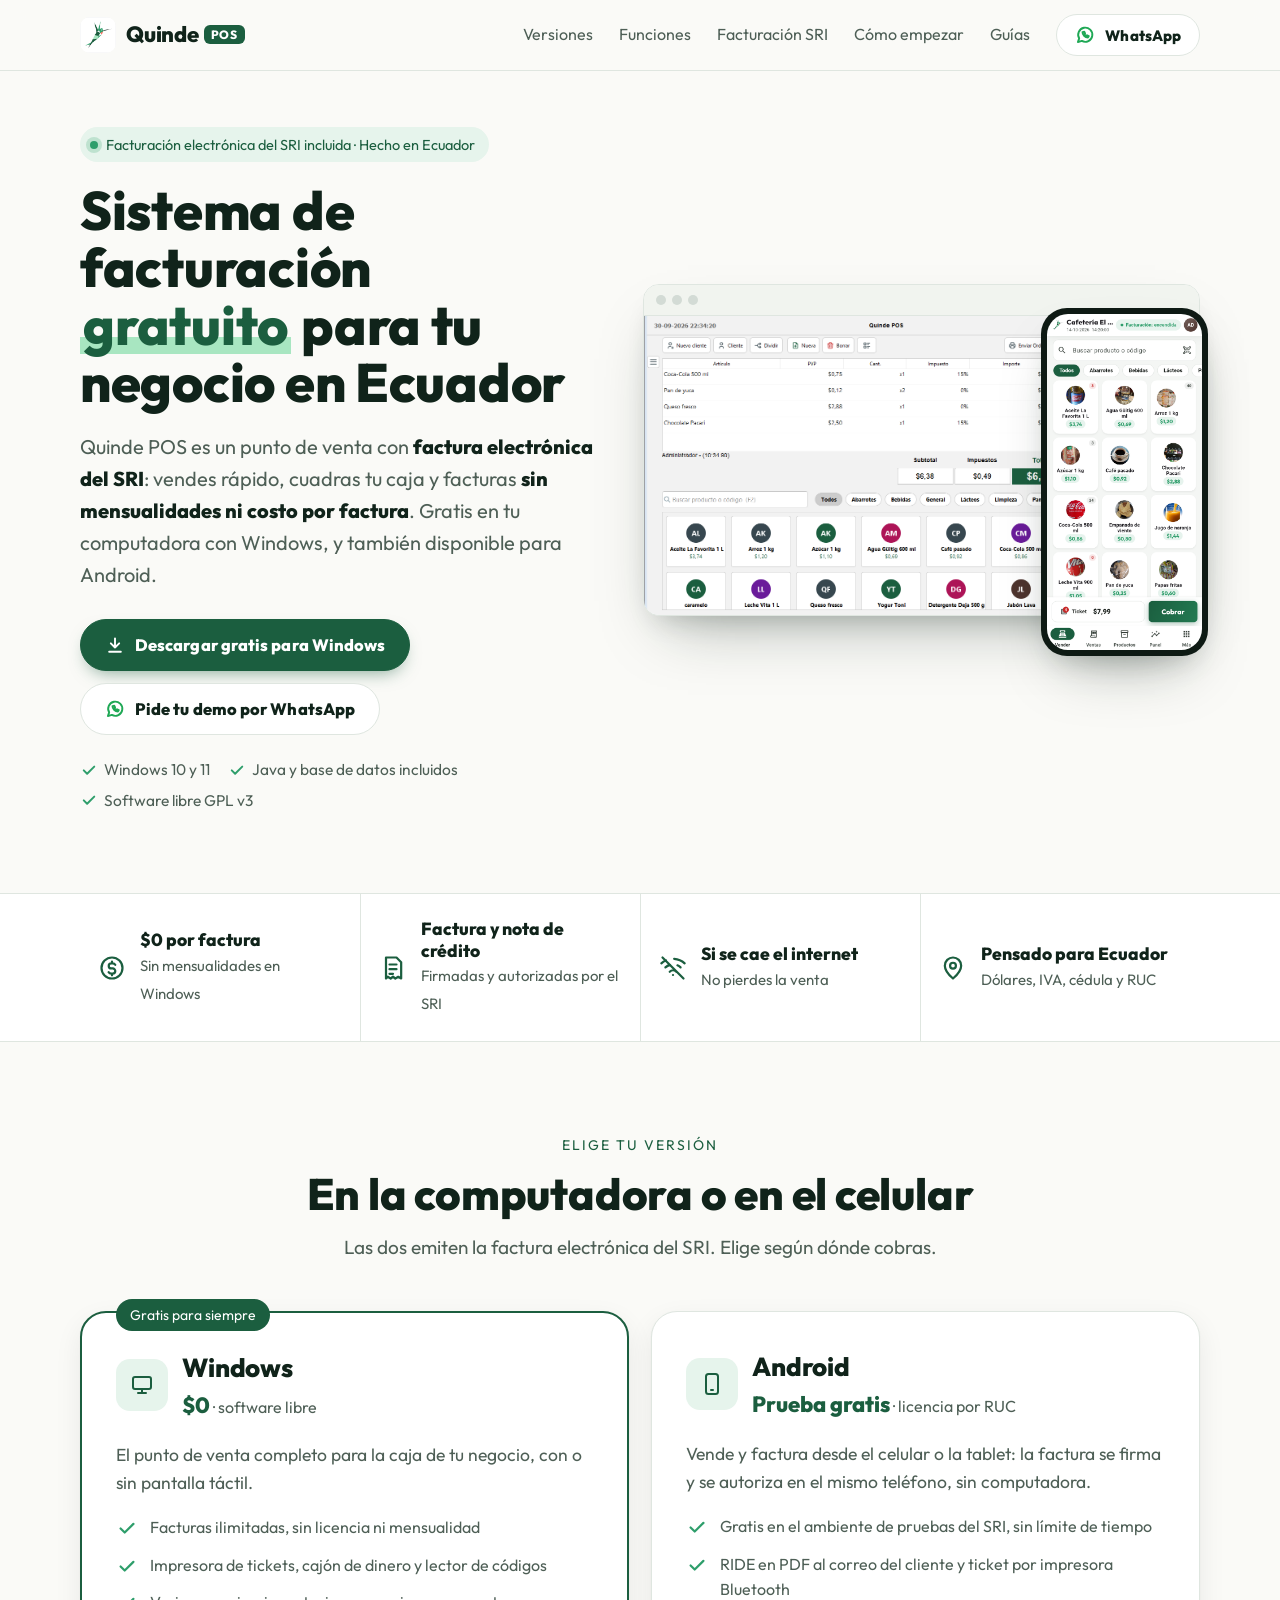
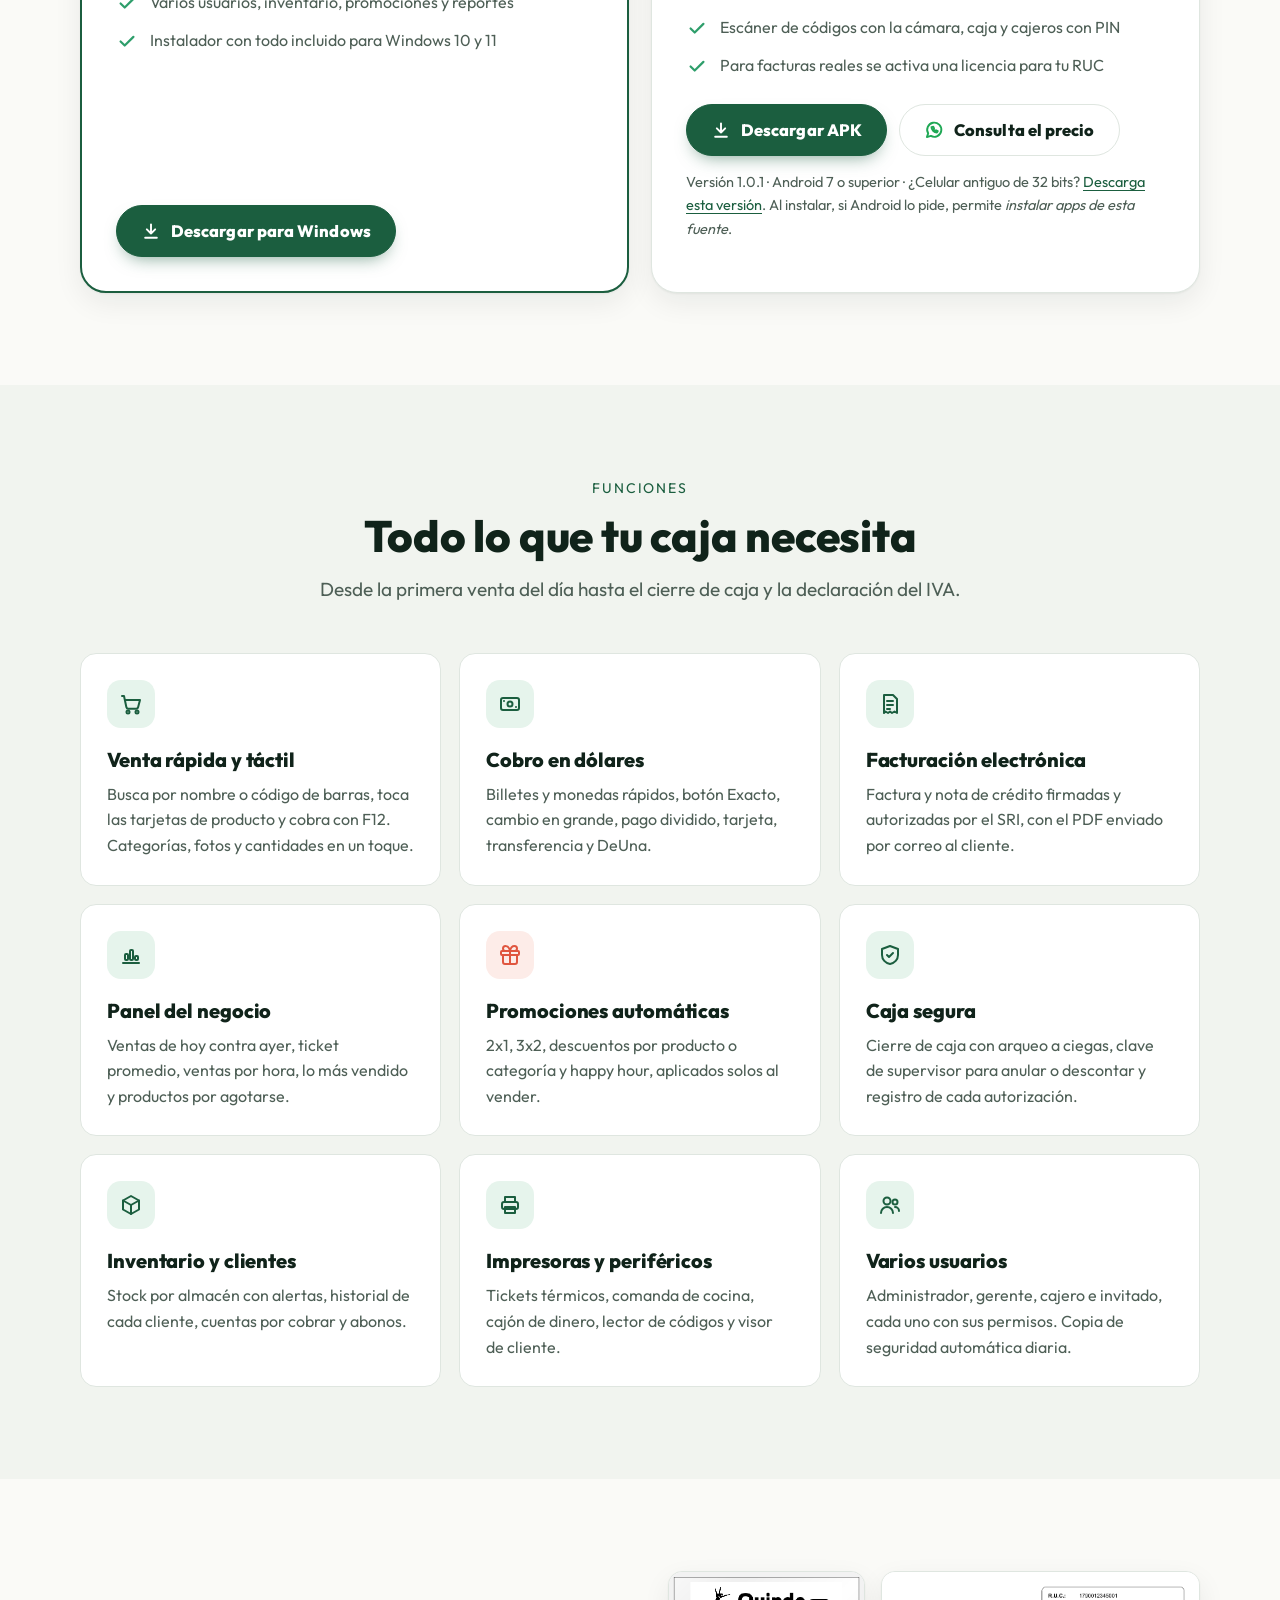
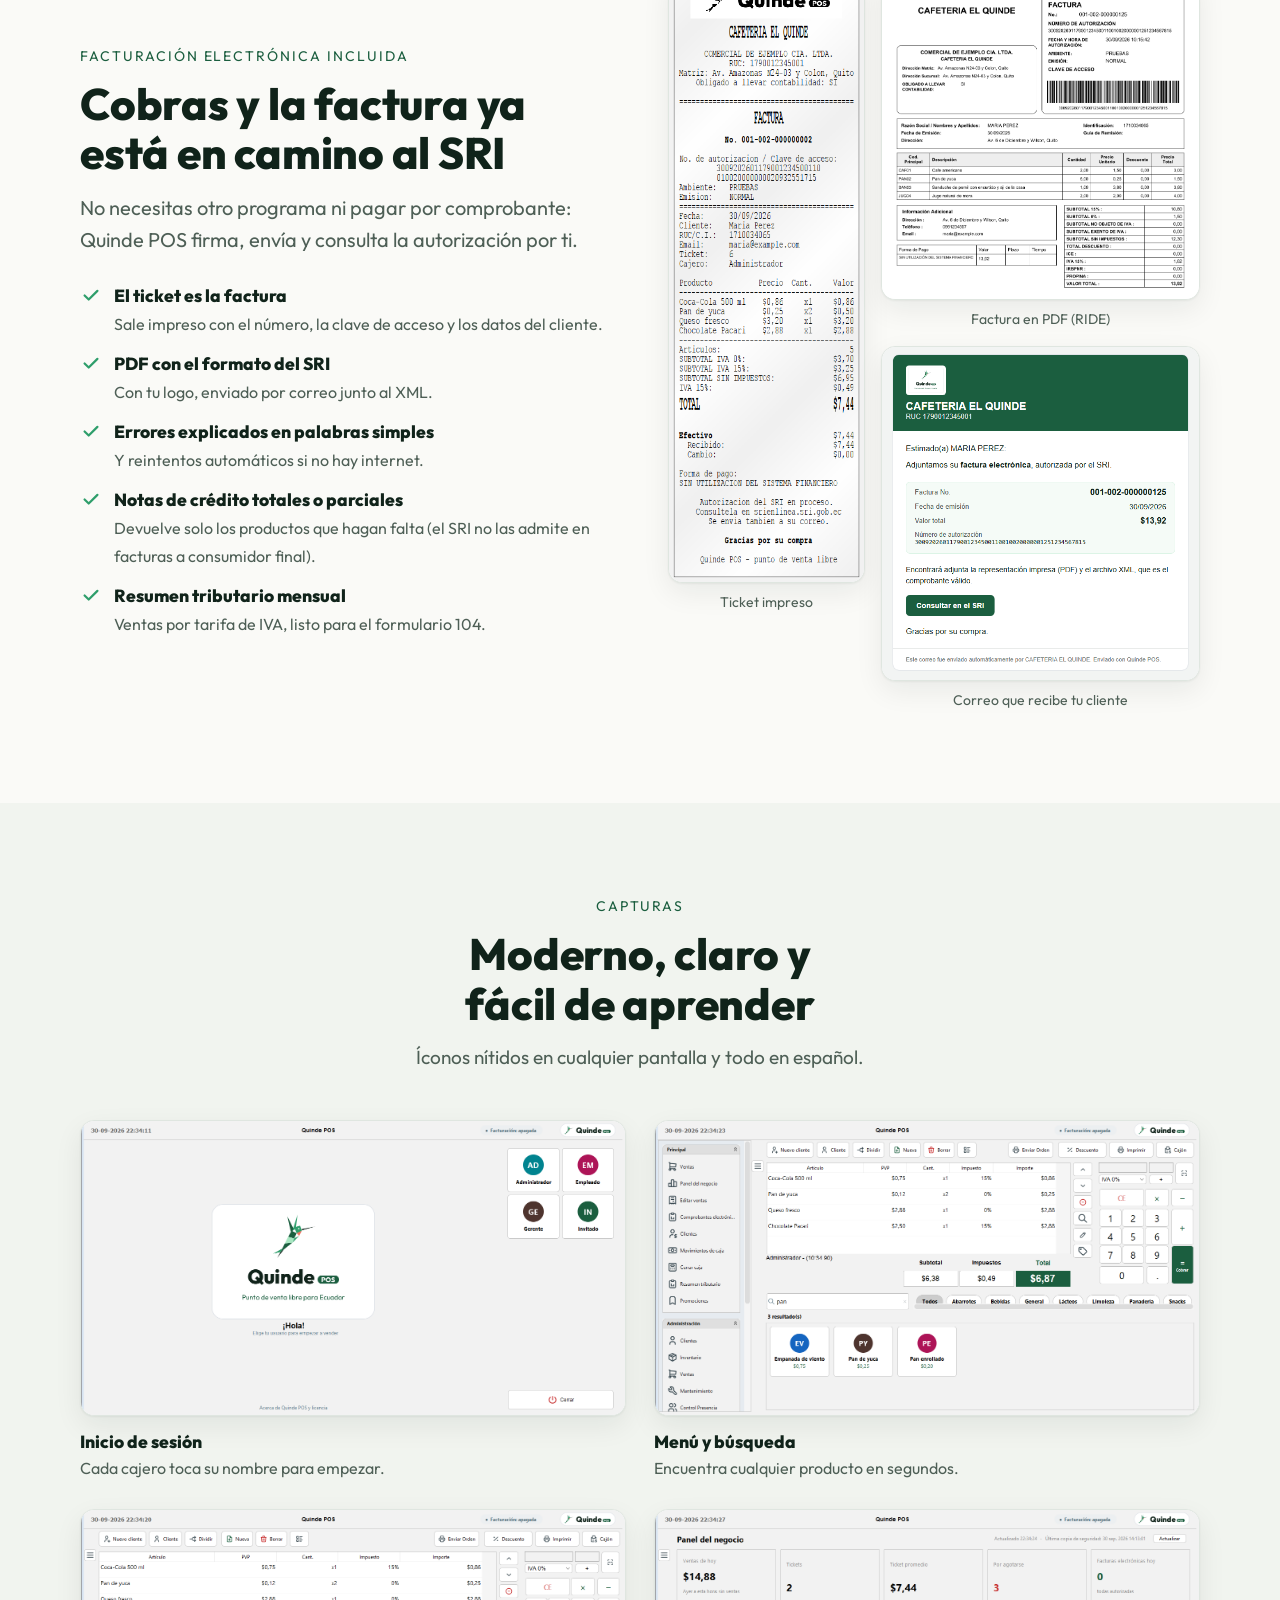
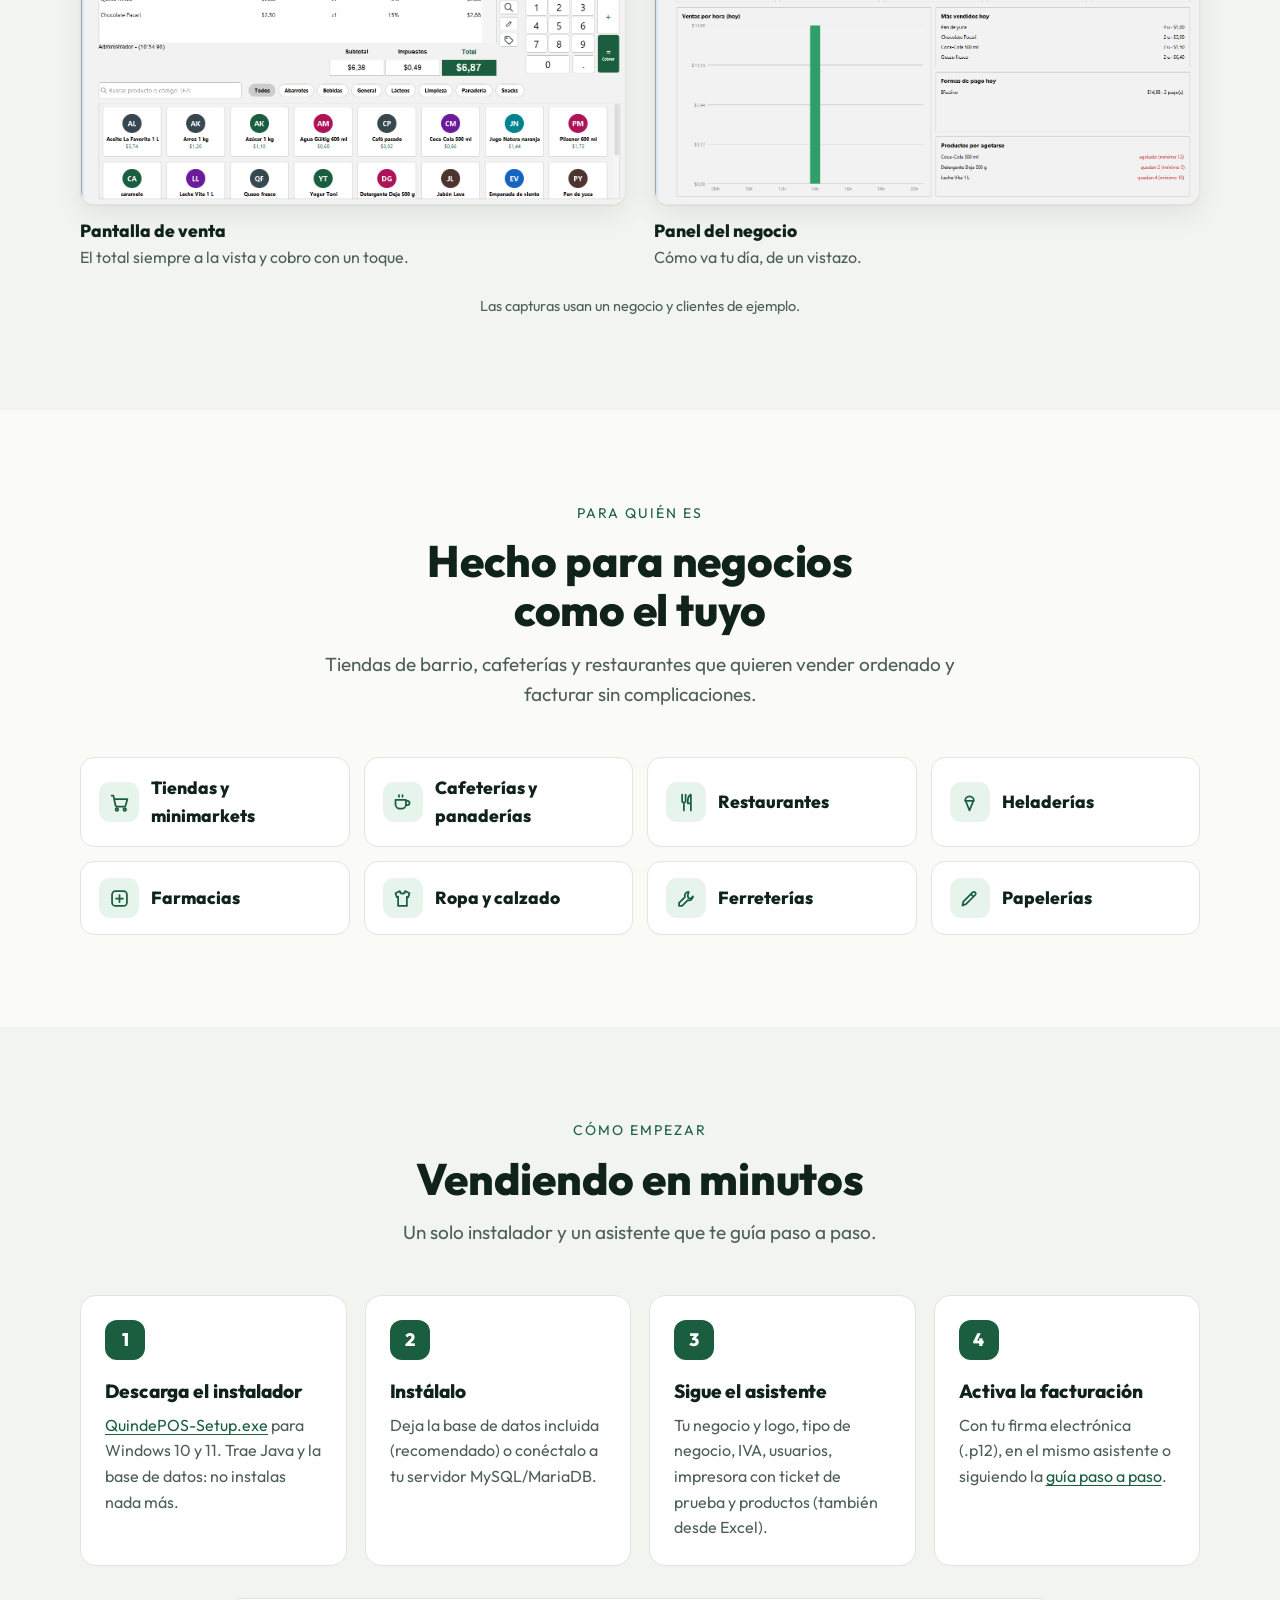
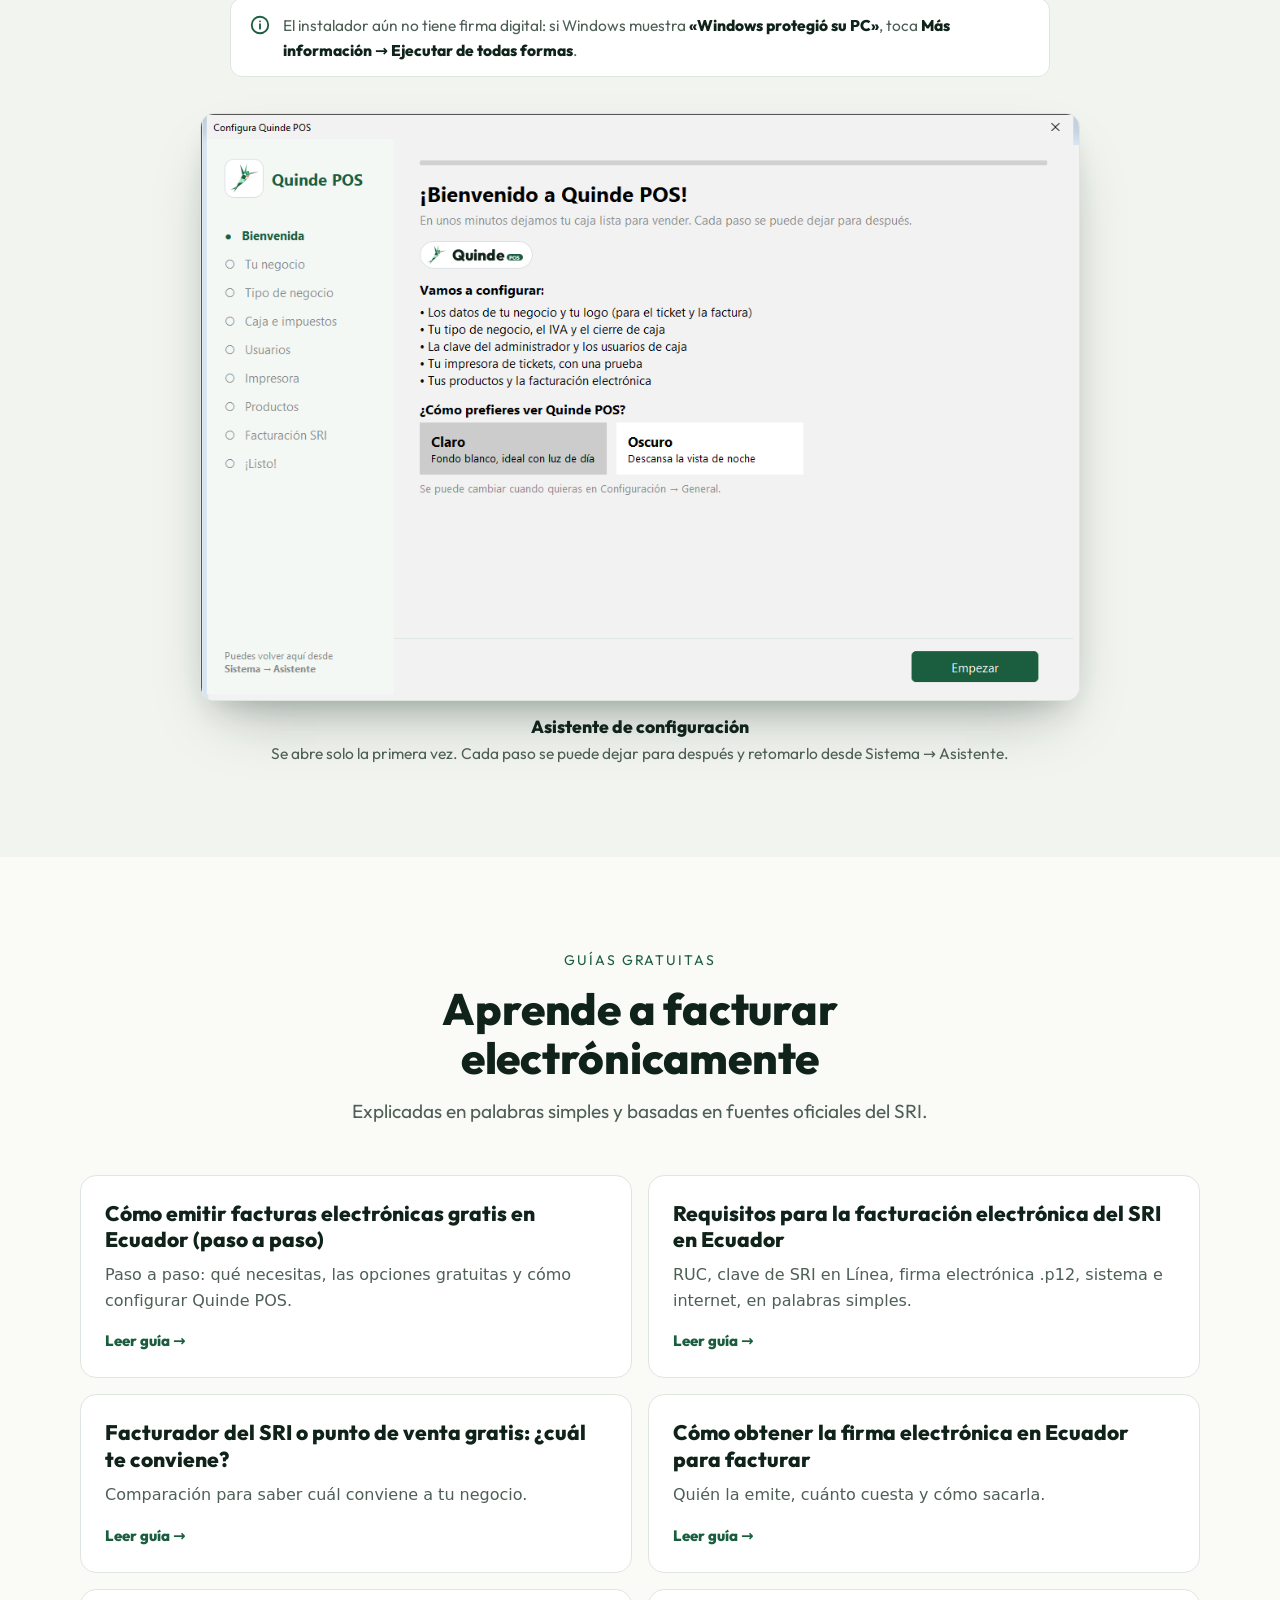
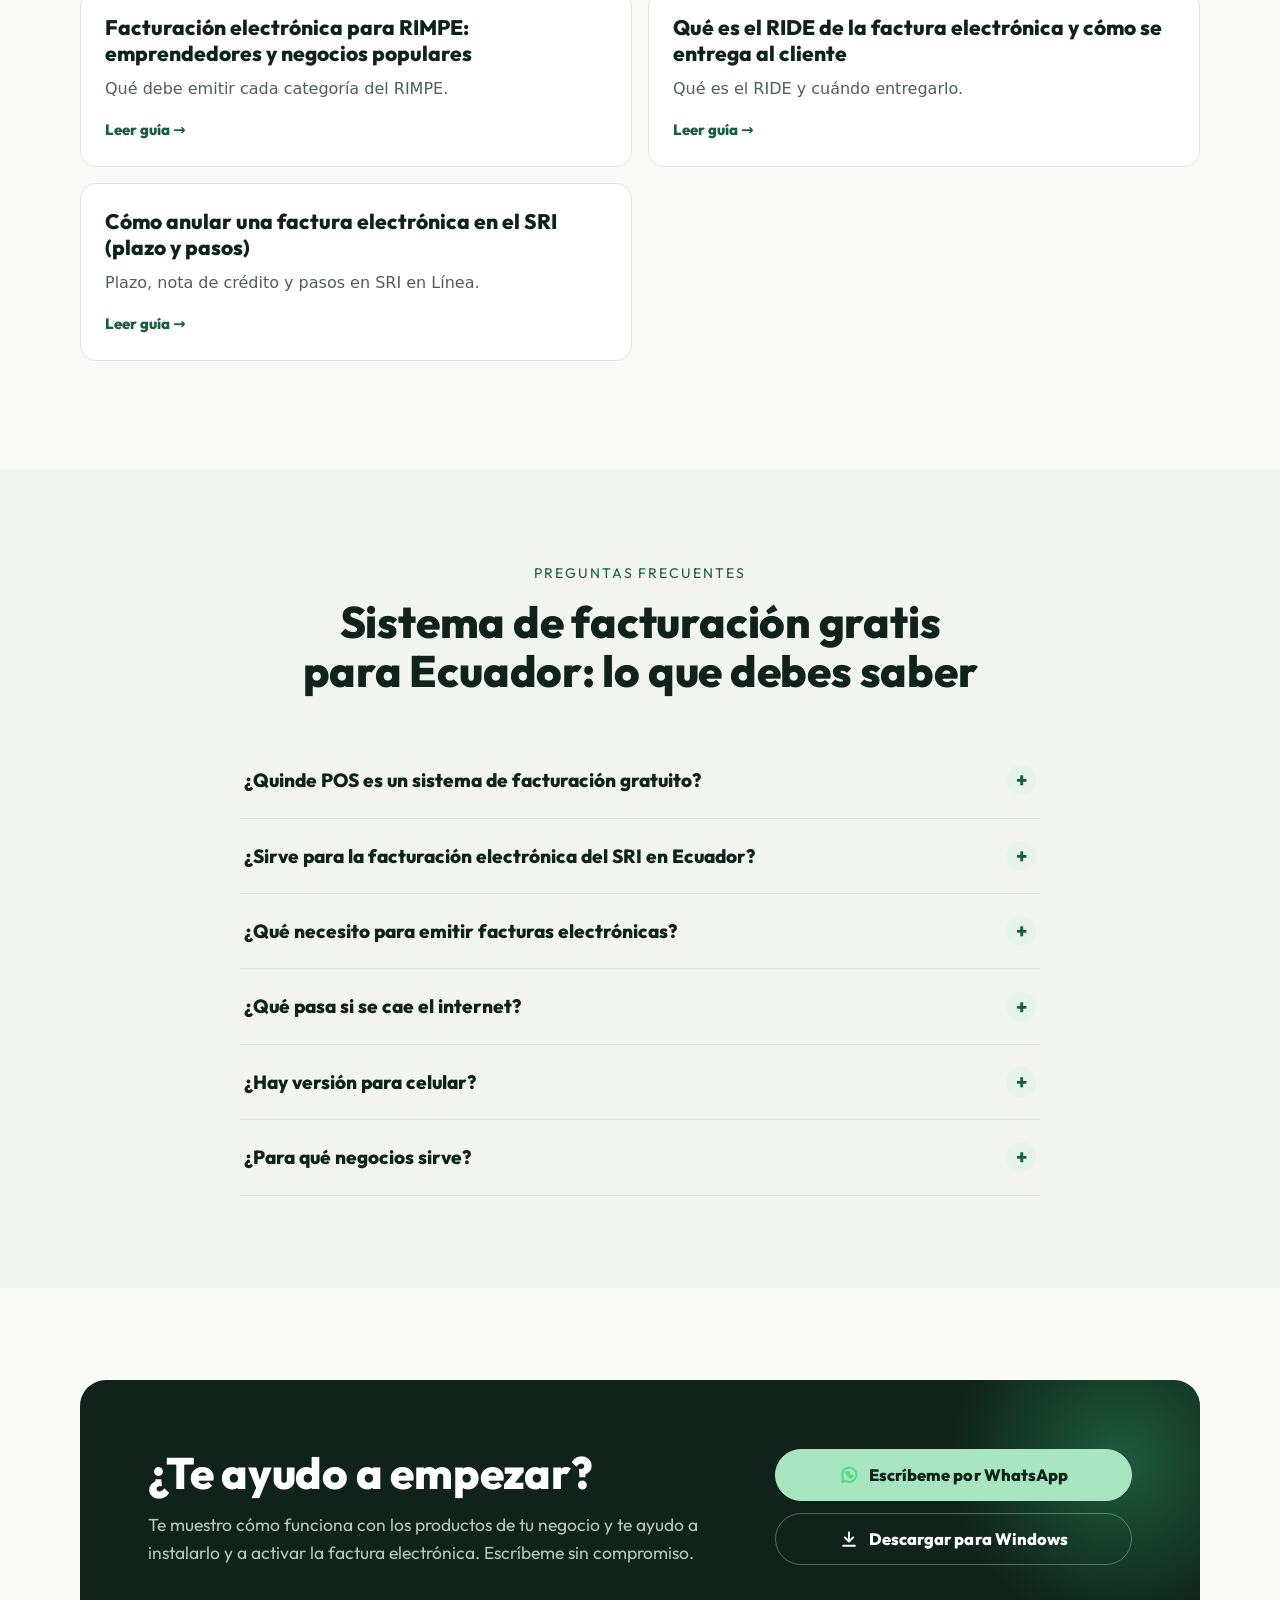
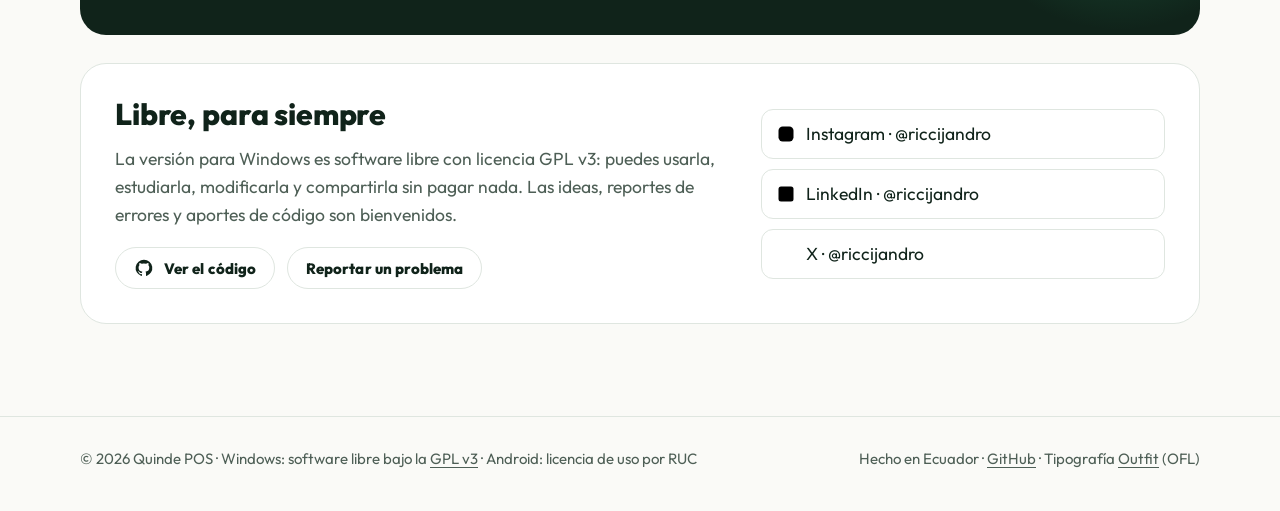
<file: docs/index.html>
<!DOCTYPE html>
<html lang="es">
<head>
  <meta charset="UTF-8">
  <meta name="viewport" content="width=device-width, initial-scale=1">
  <title>Sistema de facturación electrónica gratis para Ecuador · Quinde POS</title>
  <meta name="description" content="Sistema de facturación electrónica gratuito para Ecuador, autorizado con el SRI: punto de venta, caja, inventario y reportes para tu negocio. Descárgalo gratis para Windows o Android.">
  <meta name="theme-color" content="#FAFAF7">
  <meta property="og:title" content="Sistema de facturación electrónica gratis para Ecuador · Quinde POS">
  <meta property="og:description" content="Sistema de facturación electrónica gratuito para Ecuador: ventas, caja, inventario y factura del SRI.">
  <meta property="og:image" content="https://quindepos.cyrshop.app/assets/compartir.png">
  <meta property="og:image:width" content="1200">
  <meta property="og:image:height" content="630">
  <meta property="og:image:alt" content="Logo de Quinde POS, el colibrí verde">
  <meta name="twitter:image" content="https://quindepos.cyrshop.app/assets/compartir.png">
  <meta property="og:url" content="https://quindepos.cyrshop.app/">
  <link rel="canonical" href="https://quindepos.cyrshop.app/">
  <meta property="og:type" content="website">
  <meta name="robots" content="index, follow">
  <meta name="keywords" content="sistema de facturación gratuito Ecuador, facturación electrónica gratis SRI, programa de facturación gratis, punto de venta gratis Ecuador, sistema POS Ecuador, software de facturación SRI, inventario y caja">
  <meta property="og:locale" content="es_EC">
  <meta property="og:site_name" content="Quinde POS">
  <meta name="twitter:card" content="summary_large_image">
  <script type="application/ld+json">
  {
    "@context": "https://schema.org",
    "@graph": [
      {
        "@type": "WebSite",
        "@id": "https://quindepos.cyrshop.app/#sitio",
        "url": "https://quindepos.cyrshop.app/",
        "name": "Quinde POS",
        "inLanguage": "es-EC",
        "publisher": {
          "@id": "https://quindepos.cyrshop.app/#organizacion"
        }
      },
      {
        "@type": "Organization",
        "@id": "https://quindepos.cyrshop.app/#organizacion",
        "name": "Quinde POS",
        "url": "https://quindepos.cyrshop.app/",
        "logo": "https://quindepos.cyrshop.app/assets/icono.png",
        "sameAs": [
          "https://instagram.com/riccijandro",
          "https://github.com/RiccijandroUpec/QuindePOS"
        ]
      },
      {
        "@type": "SoftwareApplication",
        "name": "Quinde POS",
        "url": "https://quindepos.cyrshop.app/",
        "image": "https://quindepos.cyrshop.app/assets/logo.png",
        "screenshot": "https://quindepos.cyrshop.app/capturas/pantalla-de-venta.png",
        "description": "Sistema de facturación electrónica gratuito para Ecuador, autorizado con el SRI: punto de venta, caja, inventario y reportes para tu negocio. Descárgalo gratis para Windows o Android.",
        "applicationCategory": "BusinessApplication",
        "operatingSystem": "Windows, Android 7+",
        "inLanguage": "es",
        "offers": {
          "@type": "Offer",
          "price": "0",
          "priceCurrency": "USD"
        },
        "areaServed": {
          "@type": "Country",
          "name": "Ecuador"
        },
        "author": {
          "@type": "Person",
          "name": "Riccijandro",
          "sameAs": [
            "https://instagram.com/riccijandro",
            "https://github.com/RiccijandroUpec"
          ]
        }
      },
      {
        "@type": "FAQPage",
        "mainEntity": [
          {
            "@type": "Question",
            "name": "¿Quinde POS es un sistema de facturación gratuito?",
            "acceptedAnswer": {
              "@type": "Answer",
              "text": "Sí. La versión para Windows es software libre (GPL v3): la descargas, la instalas y facturas sin pagar licencias, mensualidades ni costo por comprobante."
            }
          },
          {
            "@type": "Question",
            "name": "¿Sirve para la facturación electrónica del SRI en Ecuador?",
            "acceptedAnswer": {
              "@type": "Answer",
              "text": "Sí. Genera el XML con los esquemas oficiales del SRI, lo firma con tu firma electrónica, lo envía y consulta la autorización. Imprime el ticket con la clave de acceso y manda el PDF (RIDE) y el XML al correo del cliente."
            }
          },
          {
            "@type": "Question",
            "name": "¿Qué necesito para emitir facturas electrónicas?",
            "acceptedAnswer": {
              "@type": "Answer",
              "text": "Tu RUC habilitado para facturación electrónica en el SRI y una firma electrónica en archivo .p12, que se obtiene con una entidad certificadora autorizada. Puedes practicar primero en el ambiente de pruebas del SRI."
            }
          },
          {
            "@type": "Question",
            "name": "¿Qué pasa si se cae el internet?",
            "acceptedAnswer": {
              "@type": "Answer",
              "text": "La venta no se pierde: queda registrada y Quinde POS reintenta enviar la factura al SRI automáticamente apenas vuelve la conexión. Desde 2026 el SRI exige transmitir cada factura en el momento de emitirla, así que conviene tener internet estable en la caja."
            }
          },
          {
            "@type": "Question",
            "name": "¿Hay versión para celular?",
            "acceptedAnswer": {
              "@type": "Answer",
              "text": "Sí, hay una app para Android 7 o superior. Es gratis en el ambiente de pruebas del SRI; para emitir facturas reales desde el celular se activa una licencia para el RUC de tu negocio."
            }
          },
          {
            "@type": "Question",
            "name": "¿Para qué negocios sirve?",
            "acceptedAnswer": {
              "@type": "Answer",
              "text": "Para tiendas, minimarkets, ferreterías, restaurantes, panaderías, farmacias y cualquier negocio del Ecuador que venda en mostrador y necesite caja, inventario y facturación."
            }
          }
        ]
      }
    ]
  }
  </script>
  <link rel="icon" href="/favicon.ico" sizes="any">
  <link rel="icon" type="image/png" sizes="48x48" href="assets/favicon-48.png">
  <link rel="icon" type="image/png" sizes="192x192" href="assets/favicon-192.png">
  <link rel="icon" type="image/png" sizes="32x32" href="assets/favicon-32.png">
  <link rel="icon" type="image/svg+xml" href="assets/icono.svg">
  <link rel="apple-touch-icon" href="assets/icono.png">
  <link rel="preload" as="font" type="font/ttf" href="assets/fuentes/Outfit-ExtraBold.ttf" crossorigin>
  <script>document.documentElement.classList.add('js')</script>
  <link rel="stylesheet" href="assets/estilo.css?v=3">
  <link rel="stylesheet" href="assets/guias.css?v=3">
</head>
<body>
<a class="saltar" href="#inicio">Saltar al contenido</a>

<svg width="0" height="0" style="position:absolute" aria-hidden="true">
  <defs>
    <symbol id="i-check" viewBox="0 0 24 24"><path d="m5 12.5 4.5 4.5L19 7.5"/></symbol>
    <symbol id="i-carrito" viewBox="0 0 24 24"><circle cx="9" cy="20" r="1.5"/><circle cx="18" cy="20" r="1.5"/><path d="M3 4h2l2.4 11.2a2 2 0 0 0 2 1.6h7.7a2 2 0 0 0 2-1.6L21 8H6.2"/></symbol>
    <symbol id="i-factura" viewBox="0 0 24 24"><path d="M6 3h9l4 4v14l-2.5-1.5L14 21l-2-1.5L10 21l-2.5-1.5L6 21z"/><path d="M9 9h6M9 13h6M9 17h3"/></symbol>
    <symbol id="i-dinero" viewBox="0 0 24 24"><rect x="3" y="6" width="18" height="12" rx="2"/><circle cx="12" cy="12" r="2.5"/><path d="M6 9v.01M18 15v.01"/></symbol>
    <symbol id="i-grafico" viewBox="0 0 24 24"><path d="M4 20h16"/><rect x="6" y="11" width="3" height="6" rx="1"/><rect x="11" y="7" width="3" height="10" rx="1"/><rect x="16" y="13" width="3" height="4" rx="1"/></symbol>
    <symbol id="i-escudo" viewBox="0 0 24 24"><path d="M12 3l8 3v6c0 4.5-3.4 8.2-8 9-4.6-.8-8-4.5-8-9V6z"/><path d="M9 12l2 2 4-4"/></symbol>
    <symbol id="i-regalo" viewBox="0 0 24 24"><rect x="3" y="8" width="18" height="4" rx="1"/><path d="M12 8v13M19 12v7a2 2 0 0 1-2 2H7a2 2 0 0 1-2-2v-7"/><path d="M7.5 8a2.5 2.5 0 0 1 0-5C11 3 12 8 12 8s1-5 4.5-5a2.5 2.5 0 0 1 0 5"/></symbol>
    <symbol id="i-caja" viewBox="0 0 24 24"><path d="M12 3l8 4.5v9L12 21l-8-4.5v-9z"/><path d="M12 12l8-4.5M12 12v9M12 12L4 7.5"/></symbol>
    <symbol id="i-impresora" viewBox="0 0 24 24"><path d="M7 9V4h10v5"/><rect x="4" y="9" width="16" height="7" rx="2"/><path d="M7 14h10v6H7z"/></symbol>
    <symbol id="i-usuarios" viewBox="0 0 24 24"><circle cx="9" cy="8" r="3.5"/><path d="M3 20c0-3.3 2.7-6 6-6s6 2.7 6 6"/><circle cx="17" cy="9" r="2.5"/><path d="M17 14c2.2 0 4 1.8 4 4"/></symbol>
    <symbol id="i-sinred" viewBox="0 0 24 24"><path d="M12 18h.01M9.2 15.2a4 4 0 0 1 5.6 0M5.5 11.5a9 9 0 0 1 4-2.2M18.5 11.5a9 9 0 0 0-2.7-1.8M2 8a14 14 0 0 1 4-2.6M22 8a14 14 0 0 0-9-3.9M3 3l18 18"/></symbol>
    <symbol id="i-libre" viewBox="0 0 24 24"><path d="M8 9l-4 3 4 3M16 9l4 3-4 3M13.5 6l-3 12"/></symbol>
    <symbol id="i-monitor" viewBox="0 0 24 24"><rect x="3" y="4" width="18" height="12" rx="2"/><path d="M8 20h8M12 16v4"/></symbol>
    <symbol id="i-ecuador" viewBox="0 0 24 24"><path d="M12 21s-7-6-7-11a7 7 0 0 1 14 0c0 5-7 11-7 11z"/><circle cx="12" cy="10" r="2.5"/></symbol>
    <symbol id="i-descarga" viewBox="0 0 24 24"><path d="M12 4v11M7 10l5 5 5-5M5 20h14"/></symbol>
    <symbol id="i-celular" viewBox="0 0 24 24"><rect x="6" y="2" width="12" height="20" rx="2.5"/><path d="M11 18h2"/></symbol>
    <symbol id="i-whatsapp" viewBox="0 0 24 24"><path d="M3.5 20.5 5 16a8.5 8.5 0 1 1 3.2 3.1z"/><path d="M9 8.5c0 3.5 3 6.5 6.5 6.5l1-1.6-2-1-1 .8a4.5 4.5 0 0 1-2.2-2.2l.8-1-1-2z"/></symbol>
    <symbol id="i-info" viewBox="0 0 24 24"><circle cx="12" cy="12" r="9"/><path d="M12 11v5M12 8v.01"/></symbol>
    <symbol id="i-dolar" viewBox="0 0 24 24"><circle cx="12" cy="12" r="9"/><path d="M14.8 9.2A2.6 2.6 0 0 0 12.4 8h-1a2.2 2.2 0 0 0 0 4.4h1.2a2.2 2.2 0 0 1 0 4.4h-1.1a2.7 2.7 0 0 1-2.4-1.3M12 6.5V8M12 16.8v1.5"/></symbol>
    <symbol id="i-taza" viewBox="0 0 24 24"><path d="M4 9h12v5a5 5 0 0 1-5 5H9a5 5 0 0 1-5-5z"/><path d="M16 10h1.5a2.5 2.5 0 0 1 0 5H16M8 3.5v2M12 3.5v2"/></symbol>
    <symbol id="i-cubiertos" viewBox="0 0 24 24"><path d="M7 3v7a2 2 0 0 0 4 0V3M9 12v9M17 21V3c-2 1-3.5 3.5-3.5 7v3H17"/></symbol>
    <symbol id="i-helado" viewBox="0 0 24 24"><path d="M7 10a5 5 0 0 1 10 0z"/><path d="m7.5 10 4.5 11 4.5-11"/></symbol>
    <symbol id="i-farmacia" viewBox="0 0 24 24"><rect x="3.5" y="3.5" width="17" height="17" rx="4"/><path d="M12 8v8M8 12h8"/></symbol>
    <symbol id="i-ropa" viewBox="0 0 24 24"><path d="M9 3.5 4 6l1.5 4.5L7 10v10.5h10V10l1.5.5L20 6l-5-2.5a3 3 0 0 1-6 0z"/></symbol>
    <symbol id="i-llave" viewBox="0 0 24 24"><path d="M14.5 4.5a4.5 4.5 0 0 0-4.3 5.9L3.5 17.1V20.5h3.4l6.7-6.7a4.5 4.5 0 0 0 5.9-4.3l-2.6 2.6-2.8-.7-.7-2.8z"/></symbol>
    <symbol id="i-lapiz" viewBox="0 0 24 24"><path d="M4 20l1-4.5L15.5 5a2.1 2.1 0 0 1 3 3L8 18.5zM13.5 7l3 3"/></symbol>
    <symbol id="i-github" viewBox="0 0 24 24"><path fill="currentColor" stroke="none" d="M12 2a10 10 0 0 0-3.2 19.5c.5.1.7-.2.7-.5v-1.7c-2.8.6-3.4-1.3-3.4-1.3-.5-1.2-1.1-1.5-1.1-1.5-.9-.6.1-.6.1-.6 1 .1 1.5 1 1.5 1 .9 1.5 2.3 1.1 2.9.8.1-.6.3-1.1.6-1.3-2.2-.3-4.6-1.1-4.6-5a3.9 3.9 0 0 1 1-2.7c-.1-.3-.4-1.3.1-2.7 0 0 .8-.3 2.8 1a9.6 9.6 0 0 1 5 0c1.9-1.3 2.8-1 2.8-1 .5 1.4.2 2.4.1 2.7a3.9 3.9 0 0 1 1 2.7c0 3.9-2.3 4.7-4.6 5 .4.3.7.9.7 1.9V21c0 .3.2.6.7.5A10 10 0 0 0 12 2z"/></symbol>
    <symbol id="i-instagram" viewBox="0 0 24 24"><rect x="3" y="3" width="18" height="18" rx="5"/><circle cx="12" cy="12" r="4"/><path d="M17.5 6.5h.01"/></symbol>
    <symbol id="i-linkedin" viewBox="0 0 24 24"><rect x="3" y="3" width="18" height="18" rx="3"/><path d="M8 11v5M8 8v.01M12 16v-5M16 16v-3a2 2 0 0 0-4 0"/></symbol>
    <symbol id="i-x" viewBox="0 0 24 24"><path d="M4 4l16 16M20 4L4 20"/></symbol>
  </defs>
</svg>

<header class="barra">
  <div class="contenedor">
    <a class="marca" href="#inicio" aria-label="Quinde POS, inicio">
      <img src="assets/icono.png" alt="" width="36" height="36">
      <span>Quinde<span class="pos">POS</span></span>
    </a>
    <nav class="menu" aria-label="Secciones">
      <a href="#versiones">Versiones</a>
      <a href="#funciones">Funciones</a>
      <a href="#sri">Facturación SRI</a>
      <a href="#empezar">Cómo empezar</a>
      <a href="guias/">Guías</a>
      <a class="boton chico secundario whatsapp" href="https://wa.me/593983185069?text=Hola%20Richard%2C%20quiero%20saber%20m%C3%A1s%20de%20Quinde%20POS.">
        <svg aria-hidden="true"><use href="#i-whatsapp"/></svg> WhatsApp
      </a>
    </nav>
  </div>
</header>

<main id="inicio">

  <section class="portada" aria-labelledby="titulo">
    <div class="contenedor">
      <div>
        <span class="etiqueta">Facturación electrónica del SRI incluida · Hecho en Ecuador</span>
        <h1 id="titulo">Sistema de facturación <span class="resalte">gratuito</span> para tu negocio en Ecuador</h1>
        <p class="bajada">Quinde POS es un punto de venta con <b>factura electrónica del SRI</b>: vendes rápido, cuadras tu caja y facturas <b>sin mensualidades ni costo por factura</b>. Gratis en tu computadora con Windows, y también disponible para Android.</p>
        <div class="acciones">
          <a class="boton" href="https://github.com/RiccijandroUpec/QuindePOS/releases/latest">
            <svg aria-hidden="true"><use href="#i-descarga"/></svg> Descargar gratis para Windows
          </a>
          <a class="boton secundario whatsapp" href="https://wa.me/593983185069?text=Hola%20Richard%2C%20quiero%20una%20demo%20de%20Quinde%20POS%20para%20mi%20negocio.">
            <svg aria-hidden="true"><use href="#i-whatsapp"/></svg> Pide tu demo por WhatsApp
          </a>
        </div>
        <ul class="puntos-portada">
          <li><svg class="ico" aria-hidden="true"><use href="#i-check"/></svg>Windows 10 y 11</li>
          <li><svg class="ico" aria-hidden="true"><use href="#i-check"/></svg>Java y base de datos incluidos</li>
          <li><svg class="ico" aria-hidden="true"><use href="#i-check"/></svg>Software libre GPL v3</li>
        </ul>
      </div>
      <div class="escena">
        <div class="pantalla">
          <div class="barra-ventana" aria-hidden="true"><span></span><span></span><span></span></div>
          <img src="capturas/pantalla-de-venta.png" alt="Pantalla de venta de Quinde POS para Windows con el carrito, el total y los productos" width="1366" height="737" fetchpriority="high">
        </div>
        <div class="celular">
          <img src="capturas/android-venta.png" alt="Quinde POS en un celular Android con los productos y el botón Cobrar" width="540" height="1169">
        </div>
      </div>
    </div>
  </section>

  <div class="franja">
    <div class="contenedor">
      <ul>
        <li><svg aria-hidden="true"><use href="#i-dolar"/></svg><div><b>$0 por factura</b><span>Sin mensualidades en Windows</span></div></li>
        <li><svg aria-hidden="true"><use href="#i-factura"/></svg><div><b>Factura y nota de crédito</b><span>Firmadas y autorizadas por el SRI</span></div></li>
        <li><svg aria-hidden="true"><use href="#i-sinred"/></svg><div><b>Si se cae el internet</b><span>No pierdes la venta</span></div></li>
        <li><svg aria-hidden="true"><use href="#i-ecuador"/></svg><div><b>Pensado para Ecuador</b><span>Dólares, IVA, cédula y RUC</span></div></li>
      </ul>
    </div>
  </div>

  <section id="versiones" aria-labelledby="t-versiones">
    <div class="contenedor">
      <div class="encabezado aparece">
        <span class="antetitulo">Elige tu versión</span>
        <h2 id="t-versiones">En la computadora o en el celular</h2>
        <p>Las dos emiten la factura electrónica del SRI. Elige según dónde cobras.</p>
      </div>
      <div class="versiones">
        <article class="version destacada aparece">
          <span class="insignia">Gratis para siempre</span>
          <div class="cabeza">
            <span class="icono"><svg aria-hidden="true"><use href="#i-monitor"/></svg></span>
            <div><h3>Windows</h3><div class="precio"><b>$0</b> · software libre</div></div>
          </div>
          <p>El punto de venta completo para la caja de tu negocio, con o sin pantalla táctil.</p>
          <ul class="lista">
            <li><svg aria-hidden="true"><use href="#i-check"/></svg><span>Facturas ilimitadas, sin licencia ni mensualidad</span></li>
            <li><svg aria-hidden="true"><use href="#i-check"/></svg><span>Impresora de tickets, cajón de dinero y lector de códigos</span></li>
            <li><svg aria-hidden="true"><use href="#i-check"/></svg><span>Varios usuarios, inventario, promociones y reportes</span></li>
            <li><svg aria-hidden="true"><use href="#i-check"/></svg><span>Instalador con todo incluido para Windows 10 y 11</span></li>
          </ul>
          <div class="acciones">
            <a class="boton" href="https://github.com/RiccijandroUpec/QuindePOS/releases/latest"><svg aria-hidden="true"><use href="#i-descarga"/></svg> Descargar para Windows</a>
          </div>
        </article>
        <article id="android" class="version aparece">
          <div class="cabeza">
            <span class="icono"><svg aria-hidden="true"><use href="#i-celular"/></svg></span>
            <div><h3>Android</h3><div class="precio"><b>Prueba gratis</b> · licencia por RUC</div></div>
          </div>
          <p>Vende y factura desde el celular o la tablet: la factura se firma y se autoriza en el mismo teléfono, sin computadora.</p>
          <ul class="lista">
            <li><svg aria-hidden="true"><use href="#i-check"/></svg><span>Gratis en el ambiente de pruebas del SRI, sin límite de tiempo</span></li>
            <li><svg aria-hidden="true"><use href="#i-check"/></svg><span>RIDE en PDF al correo del cliente y ticket por impresora Bluetooth</span></li>
            <li><svg aria-hidden="true"><use href="#i-check"/></svg><span>Escáner de códigos con la cámara, caja y cajeros con PIN</span></li>
            <li><svg aria-hidden="true"><use href="#i-check"/></svg><span>Para facturas reales se activa una licencia para tu RUC</span></li>
          </ul>
          <div class="acciones">
            <a class="boton" href="https://github.com/RiccijandroUpec/QuindePOS/releases/download/android-v1.0.1/QuindePOS-Android.apk"><svg aria-hidden="true"><use href="#i-descarga"/></svg> Descargar APK</a>
            <a class="boton secundario whatsapp" href="https://wa.me/593983185069?text=Hola%20Richard%2C%20quiero%20el%20precio%20de%20la%20licencia%20de%20Quinde%20POS%20para%20Android."><svg aria-hidden="true"><use href="#i-whatsapp"/></svg> Consulta el precio</a>
          </div>
          <p class="letra">Versión 1.0.1 · Android 7 o superior · ¿Celular antiguo de 32 bits? <a href="https://github.com/RiccijandroUpec/QuindePOS/releases/download/android-v1.0.1/QuindePOS-Android-32bits.apk">Descarga esta versión</a>. Al instalar, si Android lo pide, permite <i>instalar apps de esta fuente</i>.</p>
        </article>
      </div>
    </div>
  </section>

  <section id="funciones" class="suave" aria-labelledby="t-funciones">
    <div class="contenedor">
      <div class="encabezado aparece">
        <span class="antetitulo">Funciones</span>
        <h2 id="t-funciones">Todo lo que tu caja necesita</h2>
        <p>Desde la primera venta del día hasta el cierre de caja y la declaración del IVA.</p>
      </div>
      <div class="rejilla">
        <article class="tarjeta aparece"><span class="icono"><svg aria-hidden="true"><use href="#i-carrito"/></svg></span><h3>Venta rápida y táctil</h3><p>Busca por nombre o código de barras, toca las tarjetas de producto y cobra con F12. Categorías, fotos y cantidades en un toque.</p></article>
        <article class="tarjeta aparece"><span class="icono"><svg aria-hidden="true"><use href="#i-dinero"/></svg></span><h3>Cobro en dólares</h3><p>Billetes y monedas rápidos, botón Exacto, cambio en grande, pago dividido, tarjeta, transferencia y DeUna.</p></article>
        <article class="tarjeta aparece"><span class="icono"><svg aria-hidden="true"><use href="#i-factura"/></svg></span><h3>Facturación electrónica</h3><p>Factura y nota de crédito firmadas y autorizadas por el SRI, con el PDF enviado por correo al cliente.</p></article>
        <article class="tarjeta aparece"><span class="icono"><svg aria-hidden="true"><use href="#i-grafico"/></svg></span><h3>Panel del negocio</h3><p>Ventas de hoy contra ayer, ticket promedio, ventas por hora, lo más vendido y productos por agotarse.</p></article>
        <article class="tarjeta aparece"><span class="icono coral"><svg aria-hidden="true"><use href="#i-regalo"/></svg></span><h3>Promociones automáticas</h3><p>2x1, 3x2, descuentos por producto o categoría y happy hour, aplicados solos al vender.</p></article>
        <article class="tarjeta aparece"><span class="icono"><svg aria-hidden="true"><use href="#i-escudo"/></svg></span><h3>Caja segura</h3><p>Cierre de caja con arqueo a ciegas, clave de supervisor para anular o descontar y registro de cada autorización.</p></article>
        <article class="tarjeta aparece"><span class="icono"><svg aria-hidden="true"><use href="#i-caja"/></svg></span><h3>Inventario y clientes</h3><p>Stock por almacén con alertas, historial de cada cliente, cuentas por cobrar y abonos.</p></article>
        <article class="tarjeta aparece"><span class="icono"><svg aria-hidden="true"><use href="#i-impresora"/></svg></span><h3>Impresoras y periféricos</h3><p>Tickets térmicos, comanda de cocina, cajón de dinero, lector de códigos y visor de cliente.</p></article>
        <article class="tarjeta aparece"><span class="icono"><svg aria-hidden="true"><use href="#i-usuarios"/></svg></span><h3>Varios usuarios</h3><p>Administrador, gerente, cajero e invitado, cada uno con sus permisos. Copia de seguridad automática diaria.</p></article>
      </div>
    </div>
  </section>

  <section id="sri" aria-labelledby="t-sri">
    <div class="contenedor sri">
      <div class="aparece">
        <span class="antetitulo">Facturación electrónica incluida</span>
        <h2 id="t-sri">Cobras y la factura ya está en camino al SRI</h2>
        <p class="bajada">No necesitas otro programa ni pagar por comprobante: Quinde POS firma, envía y consulta la autorización por ti.</p>
        <ul class="lista">
          <li><svg aria-hidden="true"><use href="#i-check"/></svg><div><b>El ticket es la factura</b><span>Sale impreso con el número, la clave de acceso y los datos del cliente.</span></div></li>
          <li><svg aria-hidden="true"><use href="#i-check"/></svg><div><b>PDF con el formato del SRI</b><span>Con tu logo, enviado por correo junto al XML.</span></div></li>
          <li><svg aria-hidden="true"><use href="#i-check"/></svg><div><b>Errores explicados en palabras simples</b><span>Y reintentos automáticos si no hay internet.</span></div></li>
          <li><svg aria-hidden="true"><use href="#i-check"/></svg><div><b>Notas de crédito totales o parciales</b><span>Devuelve solo los productos que hagan falta (el SRI no las admite en facturas a consumidor final).</span></div></li>
          <li><svg aria-hidden="true"><use href="#i-check"/></svg><div><b>Resumen tributario mensual</b><span>Ventas por tarifa de IVA, listo para el formulario 104.</span></div></li>
        </ul>
      </div>
      <div class="documentos aparece">
        <figure>
          <div class="marco"><img src="capturas/ticket-factura.png" alt="Ticket impreso con los datos de la factura electrónica" width="328" height="1023" loading="lazy"></div>
          <figcaption>Ticket impreso</figcaption>
        </figure>
        <div>
          <figure>
            <div class="marco"><img src="capturas/factura-pdf.png" alt="Factura en PDF con el formato del SRI" width="909" height="938" loading="lazy"></div>
            <figcaption>Factura en PDF (RIDE)</figcaption>
          </figure>
          <figure style="margin-top:16px">
            <div class="marco"><img src="capturas/correo-factura.png" alt="Correo con la factura enviado al cliente" width="600" height="630" loading="lazy"></div>
            <figcaption>Correo que recibe tu cliente</figcaption>
          </figure>
        </div>
      </div>
    </div>
  </section>

  <section id="capturas" class="suave" aria-labelledby="t-capturas">
    <div class="contenedor">
      <div class="encabezado aparece">
        <span class="antetitulo">Capturas</span>
        <h2 id="t-capturas">Moderno, claro y fácil de aprender</h2>
        <p>Íconos nítidos en cualquier pantalla y todo en español.</p>
      </div>
      <div class="galeria">
        <figure class="aparece">
          <div class="marco"><img src="capturas/inicio-sesion.png" alt="Pantalla de inicio de sesión con los usuarios" width="1366" height="737" loading="lazy"></div>
          <figcaption>Inicio de sesión<span>Cada cajero toca su nombre para empezar.</span></figcaption>
        </figure>
        <figure class="aparece">
          <div class="marco"><img src="capturas/menu-y-busqueda.png" alt="Menú lateral y búsqueda de productos" width="1366" height="737" loading="lazy"></div>
          <figcaption>Menú y búsqueda<span>Encuentra cualquier producto en segundos.</span></figcaption>
        </figure>
        <figure class="aparece">
          <div class="marco"><img src="capturas/pantalla-de-venta.png" alt="Pantalla de venta con carrito y total" width="1366" height="737" loading="lazy"></div>
          <figcaption>Pantalla de venta<span>El total siempre a la vista y cobro con un toque.</span></figcaption>
        </figure>
        <figure class="aparece">
          <div class="marco"><img src="capturas/panel-del-negocio.png" alt="Panel del negocio con ventas del día y gráfico por hora" width="1366" height="737" loading="lazy"></div>
          <figcaption>Panel del negocio<span>Cómo va tu día, de un vistazo.</span></figcaption>
        </figure>
      </div>
      <p class="aviso-capturas">Las capturas usan un negocio y clientes de ejemplo.</p>
    </div>
  </section>

  <section aria-labelledby="t-quien">
    <div class="contenedor">
      <div class="encabezado aparece">
        <span class="antetitulo">Para quién es</span>
        <h2 id="t-quien">Hecho para negocios como el tuyo</h2>
        <p>Tiendas de barrio, cafeterías y restaurantes que quieren vender ordenado y facturar sin complicaciones.</p>
      </div>
      <ul class="negocios aparece">
        <li><span class="icono"><svg aria-hidden="true"><use href="#i-carrito"/></svg></span>Tiendas y minimarkets</li>
        <li><span class="icono"><svg aria-hidden="true"><use href="#i-taza"/></svg></span>Cafeterías y panaderías</li>
        <li><span class="icono"><svg aria-hidden="true"><use href="#i-cubiertos"/></svg></span>Restaurantes</li>
        <li><span class="icono"><svg aria-hidden="true"><use href="#i-helado"/></svg></span>Heladerías</li>
        <li><span class="icono"><svg aria-hidden="true"><use href="#i-farmacia"/></svg></span>Farmacias</li>
        <li><span class="icono"><svg aria-hidden="true"><use href="#i-ropa"/></svg></span>Ropa y calzado</li>
        <li><span class="icono"><svg aria-hidden="true"><use href="#i-llave"/></svg></span>Ferreterías</li>
        <li><span class="icono"><svg aria-hidden="true"><use href="#i-lapiz"/></svg></span>Papelerías</li>
      </ul>
    </div>
  </section>

  <section id="empezar" class="suave" aria-labelledby="t-empezar">
    <div class="contenedor">
      <div class="encabezado aparece">
        <span class="antetitulo">Cómo empezar</span>
        <h2 id="t-empezar">Vendiendo en minutos</h2>
        <p>Un solo instalador y un asistente que te guía paso a paso.</p>
      </div>
      <ol class="pasos">
        <li class="paso aparece"><h3>Descarga el instalador</h3><p><a href="https://github.com/RiccijandroUpec/QuindePOS/releases/latest">QuindePOS-Setup.exe</a> para Windows 10 y 11. Trae Java y la base de datos: no instalas nada más.</p></li>
        <li class="paso aparece"><h3>Instálalo</h3><p>Deja la base de datos incluida (recomendado) o conéctalo a tu servidor MySQL/MariaDB.</p></li>
        <li class="paso aparece"><h3>Sigue el asistente</h3><p>Tu negocio y logo, tipo de negocio, IVA, usuarios, impresora con ticket de prueba y productos (también desde Excel).</p></li>
        <li class="paso aparece"><h3>Activa la facturación</h3><p>Con tu firma electrónica (.p12), en el mismo asistente o siguiendo la <a href="https://github.com/RiccijandroUpec/QuindePOS/blob/main/facturacion-sri/INSTALAR.md">guía paso a paso</a>.</p></li>
      </ol>
      <p class="aviso"><svg aria-hidden="true"><use href="#i-info"/></svg><span>El instalador aún no tiene firma digital: si Windows muestra <b>«Windows protegió su PC»</b>, toca <b>Más información → Ejecutar de todas formas</b>.</span></p>
      <figure class="asistente aparece">
        <div class="marco"><img src="capturas/asistente.png" alt="Asistente de configuración de Quinde POS con los pasos: bienvenida, tu negocio, tipo de negocio, caja e impuestos, usuarios, impresora, productos y facturación SRI" width="1080" height="720" loading="lazy"></div>
        <figcaption>Asistente de configuración<span>Se abre solo la primera vez. Cada paso se puede dejar para después y retomarlo desde Sistema → Asistente.</span></figcaption>
      </figure>
    </div>
  </section>

  <section id="guias" aria-labelledby="t-guias">
    <div class="contenedor">
      <div class="encabezado aparece">
        <span class="antetitulo">Guías gratuitas</span>
        <h2 id="t-guias">Aprende a facturar electrónicamente</h2>
        <p>Explicadas en palabras simples y basadas en fuentes oficiales del SRI.</p>
      </div>
      <ul class="tarjetas-guias">
        <li><a href="guias/facturacion-electronica-gratis-ecuador/"><b>Cómo emitir facturas electrónicas gratis en Ecuador (paso a paso)</b><span>Paso a paso: qué necesitas, las opciones gratuitas y cómo configurar Quinde POS.</span></a></li>
        <li><a href="guias/requisitos-facturacion-electronica-sri/"><b>Requisitos para la facturación electrónica del SRI en Ecuador</b><span>RUC, clave de SRI en Línea, firma electrónica .p12, sistema e internet, en palabras simples.</span></a></li>
        <li><a href="guias/facturador-sri-o-punto-de-venta/"><b>Facturador del SRI o punto de venta gratis: ¿cuál te conviene?</b><span>Comparación para saber cuál conviene a tu negocio.</span></a></li>
        <li><a href="guias/como-obtener-firma-electronica-ecuador/"><b>Cómo obtener la firma electrónica en Ecuador para facturar</b><span>Quién la emite, cuánto cuesta y cómo sacarla.</span></a></li>
        <li><a href="guias/facturacion-electronica-rimpe-emprendedores-negocios-populares/"><b>Facturación electrónica para RIMPE: emprendedores y negocios populares</b><span>Qué debe emitir cada categoría del RIMPE.</span></a></li>
        <li><a href="guias/que-es-el-ride-factura-electronica-sri/"><b>Qué es el RIDE de la factura electrónica y cómo se entrega al cliente</b><span>Qué es el RIDE y cuándo entregarlo.</span></a></li>
        <li><a href="guias/como-anular-factura-electronica-sri/"><b>Cómo anular una factura electrónica en el SRI (plazo y pasos)</b><span>Plazo, nota de crédito y pasos en SRI en Línea.</span></a></li>
      </ul>
    </div>
  </section>

  <section id="preguntas" class="suave" aria-labelledby="t-preguntas">
    <div class="contenedor">
      <div class="encabezado aparece">
        <span class="antetitulo">Preguntas frecuentes</span>
        <h2 id="t-preguntas">Sistema de facturación gratis para Ecuador: lo que debes saber</h2>
      </div>
      <div class="preguntas">
        <details class="pregunta">
          <summary>¿Quinde POS es un sistema de facturación gratuito?</summary>
          <p>Sí. La versión para Windows es software libre (GPL v3): la descargas, la instalas y facturas sin pagar licencias, mensualidades ni costo por comprobante.</p>
        </details>
        <details class="pregunta">
          <summary>¿Sirve para la facturación electrónica del SRI en Ecuador?</summary>
          <p>Sí. Genera el XML con los esquemas oficiales del SRI, lo firma con tu firma electrónica, lo envía y consulta la autorización. Imprime el ticket con la clave de acceso y manda el PDF (RIDE) y el XML al correo del cliente.</p>
        </details>
        <details class="pregunta">
          <summary>¿Qué necesito para emitir facturas electrónicas?</summary>
          <p>Tu RUC habilitado para facturación electrónica en el SRI y una firma electrónica en archivo .p12, que se obtiene con una entidad certificadora autorizada. Puedes practicar primero en el ambiente de pruebas del SRI.</p>
        </details>
        <details class="pregunta">
          <summary>¿Qué pasa si se cae el internet?</summary>
          <p>La venta no se pierde: queda registrada y Quinde POS reintenta enviar la factura al SRI automáticamente apenas vuelve la conexión. Desde 2026 el SRI exige transmitir cada factura en el momento de emitirla, así que conviene tener internet estable en la caja.</p>
        </details>
        <details class="pregunta">
          <summary>¿Hay versión para celular?</summary>
          <p>Sí, hay una app para Android 7 o superior. Es gratis en el ambiente de pruebas del SRI; para emitir facturas reales desde el celular se activa una licencia para el RUC de tu negocio.</p>
        </details>
        <details class="pregunta">
          <summary>¿Para qué negocios sirve?</summary>
          <p>Para tiendas, minimarkets, ferreterías, restaurantes, panaderías, farmacias y cualquier negocio del Ecuador que venda en mostrador y necesite caja, inventario y facturación.</p>
        </details>
      </div>
    </div>
  </section>

  <section class="final" aria-labelledby="t-final" style="padding-top:92px">
    <div class="contenedor">
      <div class="banda aparece">
        <div>
          <h2 id="t-final">¿Te ayudo a empezar?</h2>
          <p>Te muestro cómo funciona con los productos de tu negocio y te ayudo a instalarlo y a activar la factura electrónica. Escríbeme sin compromiso.</p>
        </div>
        <div class="acciones">
          <a class="boton whatsapp" href="https://wa.me/593983185069?text=Hola%20Richard%2C%20quiero%20una%20demo%20de%20Quinde%20POS%20para%20mi%20negocio."><svg aria-hidden="true"><use href="#i-whatsapp"/></svg> Escríbeme por WhatsApp</a>
          <a class="boton secundario" href="https://github.com/RiccijandroUpec/QuindePOS/releases/latest"><svg aria-hidden="true"><use href="#i-descarga"/></svg> Descargar para Windows</a>
        </div>
      </div>

      <div class="libre aparece" style="margin-top:28px">
        <div>
          <h2>Libre, para siempre</h2>
          <p>La versión para Windows es software libre con licencia GPL v3: puedes usarla, estudiarla, modificarla y compartirla sin pagar nada. Las ideas, reportes de errores y aportes de código son bienvenidos.</p>
          <div class="acciones" style="margin-top:18px">
            <a class="boton chico secundario" href="https://github.com/RiccijandroUpec/QuindePOS"><svg aria-hidden="true"><use href="#i-github"/></svg> Ver el código</a>
            <a class="boton chico secundario" href="https://github.com/RiccijandroUpec/QuindePOS/issues">Reportar un problema</a>
          </div>
        </div>
        <ul class="redes" aria-label="Redes sociales">
          <li><a href="https://instagram.com/riccijandro"><svg aria-hidden="true"><use href="#i-instagram"/></svg> Instagram · @riccijandro</a></li>
          <li><a href="https://linkedin.com/in/riccijandro"><svg aria-hidden="true"><use href="#i-linkedin"/></svg> LinkedIn · @riccijandro</a></li>
          <li><a href="https://x.com/riccijandro"><svg aria-hidden="true"><use href="#i-x"/></svg> X · @riccijandro</a></li>
        </ul>
      </div>
    </div>
  </section>

</main>

<footer>
  <div class="contenedor">
    <span>© 2026 Quinde POS · Windows: software libre bajo la <a href="https://www.gnu.org/licenses/gpl-3.0.html">GPL v3</a> · Android: licencia de uso por RUC</span>
    <span>Hecho en Ecuador · <a href="https://github.com/RiccijandroUpec/QuindePOS">GitHub</a> · Tipografía <a href="https://fonts.google.com/specimen/Outfit">Outfit</a> (OFL)</span>
  </div>
</footer>

<script>
  if ('IntersectionObserver' in window) {
    const io = new IntersectionObserver(es => es.forEach(e => { if (e.isIntersecting) { e.target.classList.add('visible'); io.unobserve(e.target); } }), { rootMargin: '0px 0px -40px 0px' });
    document.querySelectorAll('.aparece').forEach(el => io.observe(el));
  } else {
    document.querySelectorAll('.aparece').forEach(el => el.classList.add('visible'));
  }
</script>
</body>
</html>
</file>
<file: docs/assets/estilo.css>
/* Quinde POS · página del proyecto. Tema claro "andino": neutros cálidos, verde selva solo para
   acciones y coral solo para promociones/alertas. Tipografía Outfit (SIL OFL). Las guías (docs/guias)
   usan las mismas variables y las clases .barra, .marca, .menu, .boton, .acciones, .contenedor y footer. */

@font-face {
  font-family: "Outfit";
  src: url("fuentes/Outfit-Regular.ttf") format("truetype");
  font-weight: 400;
  font-display: swap;
}
@font-face {
  font-family: "Outfit";
  src: url("fuentes/Outfit-ExtraBold.ttf") format("truetype");
  font-weight: 800;
  font-display: swap;
}

:root {
  /* Marca (paleta Selva) */
  --quinde: #2E9E6B;
  --selva: #1B5E3F;
  --selva-hover: #134A31;
  --brote: #A8E6C1;
  --coral: #E0563F;
  --tinta: #10231A;

  /* Neutros */
  --fondo: #FAFAF7;
  --fondo-suave: #F1F4EF;
  --tarjeta: #FFFFFF;
  --texto: #10231A;
  --texto-suave: #4E5F56;
  --borde: #DFE6E0;
  --verde-suave: #E6F4EC;
  --coral-suave: #FDECE8;

  --acento: var(--selva);       /* enlaces y botones: 7.6:1 sobre blanco */
  --acento-texto: #FFFFFF;
  --sombra: 0 1px 2px rgba(16, 35, 26, .05), 0 10px 28px rgba(16, 35, 26, .07);
  --sombra-alta: 0 30px 60px -24px rgba(16, 35, 26, .35), 0 14px 28px -14px rgba(16, 35, 26, .22);
  --radio: 16px;
  --radio-l: 26px;
  --ancho: 1160px;
  color-scheme: light;
}

* { box-sizing: border-box; }
html { scroll-behavior: smooth; -webkit-text-size-adjust: 100%; }

body {
  margin: 0;
  background: var(--fondo);
  color: var(--texto);
  font-family: "Outfit", system-ui, -apple-system, "Segoe UI", Roboto, Arial, sans-serif;
  font-size: 17.5px;
  line-height: 1.6;
  -webkit-font-smoothing: antialiased;
}

img { max-width: 100%; height: auto; display: block; }
a { color: var(--acento); text-underline-offset: 3px; }
h1, h2, h3 { color: var(--tinta); font-weight: 800; margin: 0; letter-spacing: -0.005em; text-wrap: balance; }
p { margin: 0; }
:focus-visible { outline: 3px solid var(--quinde); outline-offset: 3px; border-radius: 6px; }

.contenedor { width: 100%; max-width: var(--ancho); margin: 0 auto; padding: 0 20px; }
.saltar { position: absolute; left: -999px; top: 8px; z-index: 100; background: var(--tinta); color: #fff; padding: 8px 14px; border-radius: 8px; }
.saltar:focus { left: 8px; }
.ico, .boton svg, .icono svg { width: 22px; height: 22px; flex: none; fill: none; stroke: currentColor; stroke-width: 2; stroke-linecap: round; stroke-linejoin: round; }

/* ---------- Barra superior (compartida con las guías) ---------- */

.barra {
  position: sticky; top: 0; z-index: 30;
  background: rgba(250, 250, 247, .88);
  backdrop-filter: saturate(1.4) blur(12px);
  -webkit-backdrop-filter: saturate(1.4) blur(12px);
  border-bottom: 1px solid var(--borde);
}
.barra .contenedor { display: flex; align-items: center; justify-content: space-between; gap: 16px; height: 70px; }
.marca { display: inline-flex; align-items: center; gap: 10px; color: var(--tinta); text-decoration: none; font-weight: 800; font-size: 22px; letter-spacing: -0.01em; }
.marca img { width: 36px; height: 36px; border-radius: 10px; }
.marca .pos { margin-left: 5px; padding: 2px 7px; border-radius: 6px; background: var(--selva); color: #fff; font-size: 12px; letter-spacing: .06em; vertical-align: 3px; }
.menu { display: flex; align-items: center; gap: 26px; }
.menu a:not(.boton) { color: var(--texto-suave); text-decoration: none; font-size: 16px; }
.menu a:not(.boton):hover { color: var(--tinta); }
@media (max-width: 880px) { .menu a:not(.boton) { display: none; } }

/* ---------- Botones (compartidos) ---------- */

.acciones { display: flex; flex-wrap: wrap; gap: 12px; align-items: center; }
.boton {
  display: inline-flex; align-items: center; justify-content: center; gap: 10px;
  min-height: 52px; padding: 0 24px; border-radius: 999px;
  background: var(--selva); color: #fff; border: 1.5px solid var(--selva);
  font: 800 16.5px/1 "Outfit", system-ui, sans-serif; letter-spacing: .005em; text-decoration: none;
  box-shadow: 0 8px 18px -8px rgba(27, 94, 63, .6);
  transition: background .15s, transform .15s, border-color .15s;
}
.boton:hover { background: var(--selva-hover); border-color: var(--selva-hover); transform: translateY(-1px); }
.boton svg { width: 20px; height: 20px; stroke-width: 2.3; }
.boton.secundario { background: var(--tarjeta); color: var(--tinta); border-color: var(--borde); box-shadow: none; }
.boton.secundario:hover { border-color: var(--selva); background: var(--tarjeta); }
.boton.whatsapp svg { color: #1FA855; }
.boton.chico { min-height: 42px; padding: 0 18px; font-size: 15px; }

/* ---------- Portada ---------- */

.portada { padding: 56px 0 80px; overflow: hidden; }
.portada .contenedor { display: grid; grid-template-columns: 1fr 1.08fr; gap: 48px; align-items: center; }
.etiqueta { display: inline-flex; align-items: center; gap: 8px; padding: 6px 14px 6px 10px; border-radius: 999px; background: var(--verde-suave); color: var(--selva); font-size: 14.5px; margin-bottom: 20px; }
.etiqueta::before { content: ""; width: 8px; height: 8px; border-radius: 50%; background: var(--quinde); box-shadow: 0 0 0 4px rgba(46, 158, 107, .22); }
.portada h1 { font-size: clamp(36px, 4.4vw, 54px); line-height: 1.06; margin-bottom: 20px; }
.resalte { color: var(--selva); background: linear-gradient(transparent 68%, var(--brote) 68%, var(--brote) 92%, transparent 92%); padding: 0 .06em; }
.bajada { font-size: clamp(18px, 1.6vw, 20px); color: var(--texto-suave); max-width: 33em; margin-bottom: 28px; }
.bajada b { color: var(--tinta); font-weight: 800; }
.puntos-portada { display: flex; flex-wrap: wrap; gap: 6px 18px; margin: 22px 0 0; padding: 0; list-style: none; color: var(--texto-suave); font-size: 15.5px; }
.puntos-portada li { display: inline-flex; align-items: center; gap: 6px; }
.puntos-portada svg { width: 18px; height: 18px; color: var(--quinde); stroke-width: 2.6; }

.escena { position: relative; padding: 0 0 40px 0; }
.escena::before { content: ""; position: absolute; inset: 8% -6% 4% 6%; border-radius: 50%; background: radial-gradient(closest-side, rgba(46, 158, 107, .18), transparent 72%); }
.pantalla { position: relative; border-radius: 16px; background: #fff; border: 1px solid var(--borde); box-shadow: var(--sombra-alta); overflow: hidden; }
.pantalla .barra-ventana { display: flex; gap: 6px; padding: 10px 12px; background: var(--fondo-suave); border-bottom: 1px solid var(--borde); }
.pantalla .barra-ventana span { width: 10px; height: 10px; border-radius: 50%; background: #D3DBD5; }
.celular { position: absolute; right: -8px; bottom: 0; width: 30%; min-width: 120px; padding: 6px; border-radius: 26px; background: #0E1A14; box-shadow: var(--sombra-alta); }
.celular img { border-radius: 21px; }

@media (max-width: 920px) {
  .portada { padding-top: 36px; }
  .portada .contenedor { grid-template-columns: 1fr; text-align: center; }
  .bajada { margin-left: auto; margin-right: auto; }
  .portada .acciones, .puntos-portada { justify-content: center; }
  .escena { max-width: 640px; margin: 8px auto 0; }
}

/* ---------- Franja de datos ---------- */

.franja { background: var(--tarjeta); border-top: 1px solid var(--borde); border-bottom: 1px solid var(--borde); }
.franja ul { list-style: none; margin: 0 auto; padding: 0; display: grid; grid-template-columns: repeat(4, 1fr); }
.franja li { display: flex; gap: 14px; align-items: center; padding: 24px 18px; }
.franja li + li { border-left: 1px solid var(--borde); }
.franja li > svg { width: 28px; height: 28px; color: var(--selva); fill: none; stroke: currentColor; stroke-width: 1.9; stroke-linecap: round; stroke-linejoin: round; flex: none; }
.franja b { display: block; color: var(--tinta); font-weight: 800; line-height: 1.25; }
.franja span { color: var(--texto-suave); font-size: 15px; }
@media (max-width: 900px) { .franja ul { grid-template-columns: 1fr 1fr; } .franja li:nth-child(3) { border-left: 0; } .franja li:nth-child(n+3) { border-top: 1px solid var(--borde); } }
@media (max-width: 520px) { .franja ul { grid-template-columns: 1fr; } .franja li + li { border-left: 0; border-top: 1px solid var(--borde); } }

/* ---------- Secciones ---------- */

section { padding: 92px 0; scroll-margin-top: 70px; }
.suave { background: var(--fondo-suave); }
.encabezado { max-width: 680px; margin: 0 auto 48px; text-align: center; }
.antetitulo { display: block; color: var(--selva); font-size: 14px; letter-spacing: .14em; text-transform: uppercase; margin-bottom: 12px; }
h2 { font-size: clamp(30px, 3.8vw, 44px); line-height: 1.12; margin-bottom: 14px; }
.encabezado p { color: var(--texto-suave); font-size: 19px; }

/* Elige tu versión */
.versiones { display: grid; grid-template-columns: 1fr 1fr; gap: 22px; align-items: stretch; }
.version { position: relative; display: flex; flex-direction: column; background: var(--tarjeta); border: 1px solid var(--borde); border-radius: var(--radio-l); padding: 34px; box-shadow: var(--sombra); }
.version.destacada { border: 2px solid var(--selva); }
.version .insignia { position: absolute; top: -14px; left: 34px; padding: 5px 14px; border-radius: 999px; background: var(--selva); color: #fff; font-size: 14px; }
.version .cabeza { display: flex; align-items: center; gap: 14px; margin-bottom: 18px; }
.version .cabeza .icono { width: 52px; height: 52px; }
.version h3 { font-size: 26px; }
.version .precio { font-size: 16px; color: var(--texto-suave); }
.version .precio b { color: var(--selva); font-size: 22px; font-weight: 800; }
.version > p { color: var(--texto-suave); margin-bottom: 18px; }
.version .lista { margin-bottom: 26px; flex: 1; align-content: start; }
.version .acciones { margin-top: auto; }
.version .letra { margin-top: 14px; font-size: 14.5px; color: var(--texto-suave); }
@media (max-width: 860px) { .versiones { grid-template-columns: 1fr; } .version { padding: 28px 22px; } }

/* Ícono en caja */
.icono { display: inline-grid; place-items: center; width: 48px; height: 48px; border-radius: 14px; background: var(--verde-suave); color: var(--selva); flex: none; }
.icono svg { width: 24px; height: 24px; }
.icono.coral { background: var(--coral-suave); color: var(--coral); }

/* Lista con checks */
.lista { list-style: none; margin: 0; padding: 0; display: grid; gap: 12px; }
.lista li { display: flex; gap: 12px; align-items: flex-start; }
.lista li > svg { width: 22px; height: 22px; margin-top: 2px; color: var(--quinde); fill: none; stroke: currentColor; stroke-width: 2.4; stroke-linecap: round; stroke-linejoin: round; flex: none; }
.lista b { display: block; color: var(--tinta); font-weight: 800; }
.lista span { color: var(--texto-suave); font-size: 16px; }

/* Funciones */
.rejilla { display: grid; grid-template-columns: repeat(3, 1fr); gap: 18px; }
.tarjeta { background: var(--tarjeta); border: 1px solid var(--borde); border-radius: var(--radio); padding: 26px; transition: border-color .15s, transform .15s, box-shadow .15s; }
.tarjeta:hover { border-color: #C6D6CB; transform: translateY(-2px); box-shadow: var(--sombra); }
.tarjeta .icono { margin-bottom: 16px; }
.tarjeta h3 { font-size: 20px; margin-bottom: 6px; }
.tarjeta p { color: var(--texto-suave); font-size: 16px; }
@media (max-width: 960px) { .rejilla { grid-template-columns: 1fr 1fr; } }
@media (max-width: 600px) { .rejilla { grid-template-columns: 1fr; } }

/* SRI */
.sri { display: grid; grid-template-columns: 1fr 1fr; gap: 56px; align-items: center; }
.sri h2 { text-align: left; }
.sri .bajada { margin-bottom: 26px; }
.documentos { display: grid; grid-template-columns: .62fr 1fr; gap: 16px; align-items: start; }
.documentos figure { margin: 0; }
.documentos .marco { border-radius: 14px; overflow: hidden; background: #fff; border: 1px solid var(--borde); box-shadow: var(--sombra); }
.documentos figcaption { margin-top: 8px; font-size: 14px; color: var(--texto-suave); text-align: center; }
@media (max-width: 900px) { .sri { grid-template-columns: 1fr; gap: 40px; } }

/* Galería de capturas */
.galeria { display: grid; grid-template-columns: 1fr 1fr; gap: 28px; }
.galeria figure { margin: 0; }
.galeria .marco { border-radius: 14px; overflow: hidden; background: #fff; border: 1px solid var(--borde); box-shadow: var(--sombra); }
.galeria figcaption { margin-top: 12px; font-weight: 800; color: var(--tinta); }
.galeria figcaption span { display: block; font-weight: 400; color: var(--texto-suave); font-size: 16px; }
.aviso-capturas { margin-top: 24px; text-align: center; font-size: 14.5px; color: var(--texto-suave); }
@media (max-width: 760px) { .galeria { grid-template-columns: 1fr; } }

/* Tipos de negocio */
.negocios { display: grid; grid-template-columns: repeat(4, 1fr); gap: 14px; list-style: none; margin: 0; padding: 0; }
.negocios li { display: flex; align-items: center; gap: 12px; padding: 16px 18px; background: var(--tarjeta); border: 1px solid var(--borde); border-radius: 14px; font-weight: 800; color: var(--tinta); }
.negocios .icono { width: 40px; height: 40px; border-radius: 11px; }
.negocios .icono svg { width: 21px; height: 21px; }
@media (max-width: 900px) { .negocios { grid-template-columns: 1fr 1fr; } }

/* Cómo empezar */
.pasos { list-style: none; margin: 0 0 32px; padding: 0; display: grid; grid-template-columns: repeat(4, 1fr); gap: 18px; counter-reset: paso; }
.paso { counter-increment: paso; background: var(--tarjeta); border: 1px solid var(--borde); border-radius: var(--radio); padding: 24px; }
.paso::before { content: counter(paso); display: grid; place-items: center; width: 40px; height: 40px; border-radius: 12px; background: var(--selva); color: #fff; font-weight: 800; font-size: 18px; margin-bottom: 16px; }
.paso h3 { font-size: 19px; margin-bottom: 6px; }
.paso p { color: var(--texto-suave); font-size: 16px; }
.aviso { display: flex; gap: 12px; align-items: flex-start; max-width: 820px; margin: 0 auto 36px; padding: 14px 18px; border-radius: 12px; background: var(--tarjeta); border: 1px solid var(--borde); color: var(--texto-suave); font-size: 15.5px; }
.aviso svg { width: 22px; height: 22px; color: var(--selva); flex: none; margin-top: 1px; fill: none; stroke: currentColor; stroke-width: 2; stroke-linecap: round; stroke-linejoin: round; }
.aviso b { color: var(--tinta); }
.asistente { max-width: 880px; margin: 0 auto; }
.asistente .marco { border-radius: 14px; overflow: hidden; border: 1px solid var(--borde); box-shadow: var(--sombra-alta); background: #fff; }
.asistente figcaption { margin-top: 12px; text-align: center; font-weight: 800; color: var(--tinta); }
.asistente figcaption span { display: block; font-weight: 400; color: var(--texto-suave); font-size: 15.5px; }
@media (max-width: 960px) { .pasos { grid-template-columns: 1fr 1fr; } }
@media (max-width: 560px) { .pasos { grid-template-columns: 1fr; } }

/* Preguntas */
.preguntas { max-width: 800px; margin: 0 auto; }
.pregunta { border-bottom: 1px solid var(--borde); }
.pregunta summary { list-style: none; cursor: pointer; display: flex; justify-content: space-between; align-items: center; gap: 16px; padding: 22px 4px; font-weight: 800; font-size: 19px; color: var(--tinta); }
.pregunta summary::-webkit-details-marker { display: none; }
.pregunta summary::after { content: "+"; flex: none; display: grid; place-items: center; width: 30px; height: 30px; border-radius: 50%; background: var(--verde-suave); color: var(--selva); font-size: 20px; line-height: 1; transition: transform .2s; }
.pregunta[open] summary::after { transform: rotate(45deg); }
.pregunta p { color: var(--texto-suave); padding: 0 4px 22px; max-width: 66ch; }

/* Banda final */
.final { padding: 0 0 92px; }
.banda { position: relative; overflow: hidden; display: grid; grid-template-columns: 1.25fr .75fr; gap: 32px; align-items: center; padding: clamp(36px, 6vw, 68px); border-radius: var(--radio-l); background: var(--tinta); color: #CFE0D6; }
.banda::after { content: ""; position: absolute; right: -90px; top: -90px; width: 340px; height: 340px; border-radius: 50%; background: radial-gradient(closest-side, rgba(46, 158, 107, .45), transparent); pointer-events: none; }
.banda h2 { color: #fff; text-align: left; }
.banda p { color: #B3C8BC; max-width: 34em; }
.banda .acciones { position: relative; z-index: 1; flex-direction: column; align-items: stretch; }
.banda .boton { background: var(--brote); border-color: var(--brote); color: var(--tinta); box-shadow: none; }
.banda .boton:hover { background: #C3F0D5; border-color: #C3F0D5; }
.banda .boton.secundario { background: transparent; color: #fff; border-color: rgba(255, 255, 255, .3); }
.banda .boton.secundario:hover { border-color: #fff; }
.banda .boton.whatsapp svg { color: #4ADE80; }
@media (max-width: 820px) { .banda { grid-template-columns: 1fr; } }

/* Software libre y contacto */
.libre { display: grid; grid-template-columns: 1.2fr .8fr; gap: 40px; align-items: center; padding: 34px; border-radius: var(--radio-l); background: var(--tarjeta); border: 1px solid var(--borde); }
.libre h2 { font-size: clamp(24px, 2.6vw, 30px); text-align: left; }
.libre p { color: var(--texto-suave); }
.redes { list-style: none; margin: 0; padding: 0; display: grid; gap: 10px; }
.redes a { display: flex; align-items: center; gap: 10px; color: var(--texto); text-decoration: none; padding: 10px 14px; border-radius: 12px; border: 1px solid var(--borde); }
.redes a:hover { border-color: var(--selva); }
.redes svg { width: 20px; height: 20px; color: var(--selva); }
@media (max-width: 820px) { .libre { grid-template-columns: 1fr; padding: 26px 22px; } }

/* ---------- Pie (compartido) ---------- */

footer { border-top: 1px solid var(--borde); padding: 30px 0 40px; color: var(--texto-suave); font-size: 15px; }
footer .contenedor { display: flex; flex-wrap: wrap; justify-content: space-between; gap: 12px 28px; }
footer a { color: var(--texto-suave); }
footer a:hover { color: var(--tinta); }

/* ---------- Aparición suave (solo con JS) ---------- */

.js .aparece { opacity: 0; transform: translateY(16px); transition: opacity .6s ease, transform .6s ease; }
.js .aparece.visible { opacity: 1; transform: none; }

@media (prefers-reduced-motion: reduce) {
  html { scroll-behavior: auto; }
  .js .aparece { opacity: 1; transform: none; transition: none; }
  .boton, .tarjeta { transition: none; }
}
</file>
<file: docs/assets/guias.css>
/* Guías de Quinde POS (docs/guias): lectura cómoda, índice, pasos y llamada a la acción. */

:root {
  --lectura: "Segoe UI", system-ui, -apple-system, Roboto, "Helvetica Neue", Arial, sans-serif;
  --suave-verde: #E8F5EE;
  --linea: #CFE3D7;
}

/* ---------- Barra de progreso de lectura ---------- */

.progreso {
  position: fixed;
  top: 0;
  left: 0;
  height: 3px;
  width: 0;
  background: var(--quinde);
  z-index: 20;
}

/* ---------- Cabecera de la guía ---------- */

.guia-cabecera {
  background: linear-gradient(180deg, var(--suave-verde), var(--fondo));
  border-bottom: 1px solid var(--borde);
  padding: 40px 0 36px;
}

.guia-cabecera__in { max-width: 860px; }

.migas { font-size: 14px; color: var(--texto-suave); margin-bottom: 16px; }
.migas a { color: inherit; text-decoration: none; }
.migas a:hover { color: var(--acento); text-decoration: underline; }

.guia-cabecera h1 {
  font-size: clamp(30px, 4.4vw, 46px);
  line-height: 1.12;
  letter-spacing: -0.005em;
  margin: 0 0 18px;
  text-wrap: balance;
}

.guia-cabecera .entrada {
  font-family: var(--lectura);
  font-size: 19px;
  line-height: 1.65;
  color: var(--texto);
  margin: 0 0 22px;
  padding: 18px 20px;
  background: var(--tarjeta);
  border: 1px solid var(--borde);
  border-left: 4px solid var(--quinde);
  border-radius: 12px;
}

.guia-meta {
  display: flex;
  flex-wrap: wrap;
  gap: 8px 10px;
  margin: 0;
  padding: 0;
  list-style: none;
  font-family: var(--lectura);
  font-size: 14px;
  color: var(--texto-suave);
}

.guia-meta li {
  display: inline-flex;
  align-items: center;
  gap: 6px;
  padding: 5px 12px;
  border: 1px solid var(--borde);
  border-radius: 999px;
  background: var(--tarjeta);
}

.guia-meta .oficial { color: var(--acento); border-color: var(--linea); font-weight: 600; }

/* ---------- Cuerpo: índice + contenido ---------- */

.guia-cuerpo {
  display: grid;
  grid-template-columns: minmax(0, 1fr);
  gap: 28px;
  padding-top: 28px;
  padding-bottom: 72px;
}

@media (min-width: 1024px) {
  .guia-cuerpo {
    grid-template-columns: 250px minmax(0, 720px);
    gap: 56px;
    justify-content: center;
    padding-top: 44px;
  }
}

.indice { font-family: var(--lectura); }

@media (min-width: 1024px) {
  .indice__caja { position: sticky; top: 88px; }
}

.indice details {
  border: 1px solid var(--borde);
  border-radius: 12px;
  background: var(--tarjeta);
}

.indice summary {
  cursor: pointer;
  padding: 14px 16px;
  font-weight: 700;
  font-size: 15px;
  list-style: none;
  display: flex;
  justify-content: space-between;
  align-items: center;
}

.indice summary::-webkit-details-marker { display: none; }
.indice summary::after { content: "▾"; color: var(--texto-suave); transition: transform .2s; }
.indice details[open] summary::after { transform: rotate(180deg); }

.indice ol {
  margin: 0;
  padding: 0 8px 10px;
  list-style: none;
  counter-reset: indice;
}

.indice li { counter-increment: indice; }

.indice ol a {
  display: flex;
  gap: 10px;
  padding: 8px 10px;
  border-radius: 8px;
  font-size: 14.5px;
  line-height: 1.4;
  color: var(--texto-suave);
  text-decoration: none;
}

.indice ol a::before {
  content: counter(indice);
  flex: none;
  width: 20px;
  font-weight: 700;
  color: var(--acento);
}

.indice ol a:hover { background: var(--fondo-suave); color: var(--texto); }
.indice ol a.activo { background: var(--suave-verde); color: var(--texto); font-weight: 600; }

.indice__cta {
  display: none;
  margin-top: 16px;
  padding: 18px;
  border-radius: 12px;
  background: var(--selva);
  color: #fff;
}

@media (min-width: 1024px) {
  .indice__cta { display: block; }
}

.indice__cta b { display: block; font-family: "Outfit", var(--lectura); font-size: 17px; margin-bottom: 6px; }
.indice__cta p { margin: 0 0 12px; font-size: 14px; line-height: 1.5; color: #D6EBDF; }
.indice__cta .boton { width: 100%; justify-content: center; background: var(--brote); color: var(--tinta); border-color: var(--brote); }

/* ---------- Texto del artículo ---------- */

.articulo { overflow-wrap: break-word; }

.articulo p,
.articulo li,
.articulo td,
.articulo th {
  font-family: var(--lectura);
}

.articulo p,
.articulo li {
  font-size: 18px;
  line-height: 1.75;
}

.articulo p { margin: 0 0 18px; }

.articulo h2 {
  font-size: clamp(24px, 2.6vw, 30px);
  line-height: 1.2;
  letter-spacing: -0.005em;
  margin: 52px 0 16px;
  padding-top: 4px;
  scroll-margin-top: 90px;
  text-wrap: balance;
}

.articulo > h2:first-child { margin-top: 0; }

.articulo h2::before {
  content: "";
  display: block;
  width: 36px;
  height: 4px;
  border-radius: 4px;
  background: var(--quinde);
  margin-bottom: 14px;
}

.articulo h3 { font-size: 21px; margin: 32px 0 10px; }

.articulo b,
.articulo strong { color: var(--texto); font-weight: 700; }

.articulo a { color: var(--acento); text-underline-offset: 3px; text-decoration-thickness: 1px; }
.articulo a:hover { text-decoration-thickness: 2px; }

.articulo ul,
.articulo ol { padding-left: 1.3em; margin: 0 0 20px; }

.articulo li { margin: 8px 0; }
.articulo li::marker { color: var(--quinde); }

.articulo code {
  background: var(--suave-verde);
  border: 1px solid var(--linea);
  border-radius: 6px;
  padding: 1px 6px;
  font-size: 0.88em;
}

/* Listas cortas (por ejemplo, entidades): etiquetas en cuadrícula. */
.articulo .lista-chips {
  list-style: none;
  padding: 0;
  display: grid;
  grid-template-columns: repeat(auto-fill, minmax(150px, 1fr));
  gap: 10px;
}

.articulo .lista-chips li {
  margin: 0;
  padding: 10px 14px;
  font-size: 15.5px;
  line-height: 1.4;
  border: 1px solid var(--borde);
  border-radius: 10px;
  background: var(--tarjeta);
}

/* Pasos numerados: número grande y línea que los une. */
.articulo .lista-pasos {
  list-style: none;
  padding: 0;
  counter-reset: paso;
}

.articulo .lista-pasos li {
  counter-increment: paso;
  position: relative;
  margin: 0;
  padding: 0 0 22px 60px;
}

.articulo .lista-pasos li::before {
  content: counter(paso);
  position: absolute;
  left: 0;
  top: 0;
  width: 40px;
  height: 40px;
  border-radius: 50%;
  display: grid;
  place-items: center;
  background: var(--selva);
  color: #fff;
  font-family: "Outfit", var(--lectura);
  font-weight: 800;
  font-size: 18px;
  line-height: 1;
}

.articulo .lista-pasos li::after {
  content: "";
  position: absolute;
  left: 19px;
  top: 46px;
  bottom: 6px;
  width: 2px;
  background: var(--linea);
}

.articulo .lista-pasos li:last-child { padding-bottom: 4px; }
.articulo .lista-pasos li:last-child::after { display: none; }

/* Lista de verificación: tarjeta con checks. */
.articulo .lista-check {
  list-style: none;
  padding: 20px 22px;
  border-radius: 14px;
  background: var(--suave-verde);
  border: 1px solid var(--linea);
}

.articulo .lista-check li {
  position: relative;
  padding-left: 36px;
  margin: 10px 0;
}

.articulo .lista-check li::before {
  content: "✓";
  position: absolute;
  left: 0;
  top: 3px;
  width: 24px;
  height: 24px;
  border-radius: 50%;
  display: grid;
  place-items: center;
  background: var(--quinde);
  color: #fff;
  font-size: 13px;
  font-weight: 800;
  line-height: 1;
}

/* Tablas. */
.tabla-envoltura {
  overflow-x: auto;
  border: 1px solid var(--borde);
  border-radius: var(--radio);
  margin: 0 0 22px;
  background: var(--tarjeta);
}

.articulo table { border-collapse: collapse; width: 100%; min-width: 560px; }
.articulo th,
.articulo td { text-align: left; padding: 13px 16px; border-bottom: 1px solid var(--borde); vertical-align: top; font-size: 16px; line-height: 1.55; }
.articulo thead th { background: var(--suave-verde); font-size: 14px; text-transform: uppercase; letter-spacing: .04em; }
.articulo tbody tr:nth-child(even) td,
.articulo tbody tr:nth-child(even) th { background: var(--fondo-suave); }
.articulo tbody tr:last-child th,
.articulo tbody tr:last-child td { border-bottom: 0; }

/* Fuentes oficiales y nota final. */
.articulo .fuentes {
  margin-top: 48px;
  padding: 20px 22px;
  border-radius: 14px;
  border: 1px solid var(--borde);
  background: var(--fondo-suave);
}

.articulo .fuentes h2 { margin: 0 0 10px; font-size: 18px; }
.articulo .fuentes h2::before { display: none; }
.articulo .fuentes li { font-size: 15px; line-height: 1.55; margin: 6px 0; }
.articulo .fuentes ul { margin: 0; }

.articulo .nota {
  font-size: 14px;
  line-height: 1.6;
  color: var(--texto-suave);
  margin-top: 18px;
}

/* ---------- Llamada a la acción ---------- */

.cta {
  margin-top: 48px;
  padding: 32px 28px;
  border-radius: 20px;
  background: radial-gradient(120% 140% at 100% 0%, #2E9E6B 0%, #1B5E3F 55%, #10231A 100%);
  color: #fff;
  box-shadow: var(--sombra);
}

.cta h2 { margin: 0 0 8px; color: #fff; }
.cta h2::before { display: none; }
.cta p { color: #D6EBDF; margin-bottom: 20px; }
.cta .boton { background: var(--brote); color: var(--tinta); border-color: var(--brote); }
.cta .boton.secundario { background: transparent; color: #fff; border-color: rgba(255, 255, 255, .45); }

/* ---------- Otras guías ---------- */

.relacionadas { margin-top: 48px; }
.relacionadas h2::before { display: none; }
.relacionadas ul { list-style: none; padding: 0; display: grid; gap: 12px; }

@media (min-width: 640px) {
  .relacionadas ul { grid-template-columns: 1fr 1fr; }
}

.relacionadas li { margin: 0; }

.relacionadas a {
  display: flex;
  justify-content: space-between;
  align-items: center;
  gap: 14px;
  height: 100%;
  padding: 16px 18px;
  border: 1px solid var(--borde);
  border-radius: 12px;
  background: var(--tarjeta);
  text-decoration: none;
  font-family: var(--lectura);
  font-weight: 600;
  font-size: 16px;
  line-height: 1.4;
  color: var(--texto);
  transition: border-color .15s, transform .15s;
}

.relacionadas a::after { content: "→"; color: var(--acento); font-weight: 700; }
.relacionadas a:hover { border-color: var(--quinde); transform: translateY(-2px); }

/* ---------- Índice de guías (guias/index.html) ---------- */

.pagina-guias { max-width: 980px; padding-top: 48px; padding-bottom: 72px; }
.pagina-guias h1 { font-size: clamp(32px, 4.6vw, 48px); letter-spacing: -0.005em; margin-bottom: 12px; }
.pagina-guias .entrada { font-family: var(--lectura); font-size: 19px; color: var(--texto-suave); margin-bottom: 32px; }

.tarjetas-guias {
  list-style: none;
  padding: 0;
  display: grid;
  gap: 16px;
}

@media (min-width: 720px) {
  .tarjetas-guias { grid-template-columns: 1fr 1fr; }
}

.tarjetas-guias li { margin: 0; }

.tarjetas-guias a {
  display: flex;
  flex-direction: column;
  height: 100%;
  padding: 24px;
  border: 1px solid var(--borde);
  border-radius: var(--radio);
  background: var(--tarjeta);
  text-decoration: none;
  color: var(--texto);
  transition: border-color .15s, transform .15s, box-shadow .15s;
}

.tarjetas-guias a:hover { border-color: var(--quinde); transform: translateY(-3px); box-shadow: var(--sombra); }
.tarjetas-guias b { display: block; font-size: 21px; line-height: 1.25; margin-bottom: 10px; }
.tarjetas-guias span { font-family: var(--lectura); color: var(--texto-suave); font-size: 16px; line-height: 1.6; flex: 1; }
.tarjetas-guias a::after { content: "Leer guía →"; margin-top: 16px; font-weight: 700; font-size: 15px; color: var(--acento); }

@media (max-width: 620px) {
  .guia-cabecera { padding: 28px 0 26px; }
  .guia-cabecera .entrada { font-size: 17.5px; padding: 16px; }
  .articulo p,
  .articulo li { font-size: 17px; }
  .articulo h2 { margin-top: 40px; }
  .articulo .lista-pasos li { padding-left: 54px; }
  .cta { padding: 26px 20px; }
  .cta .acciones .boton { width: 100%; justify-content: center; }
}

@media (prefers-reduced-motion: reduce) {
  .relacionadas a,
  .tarjetas-guias a,
  .indice summary::after { transition: none; }
}
</file>
